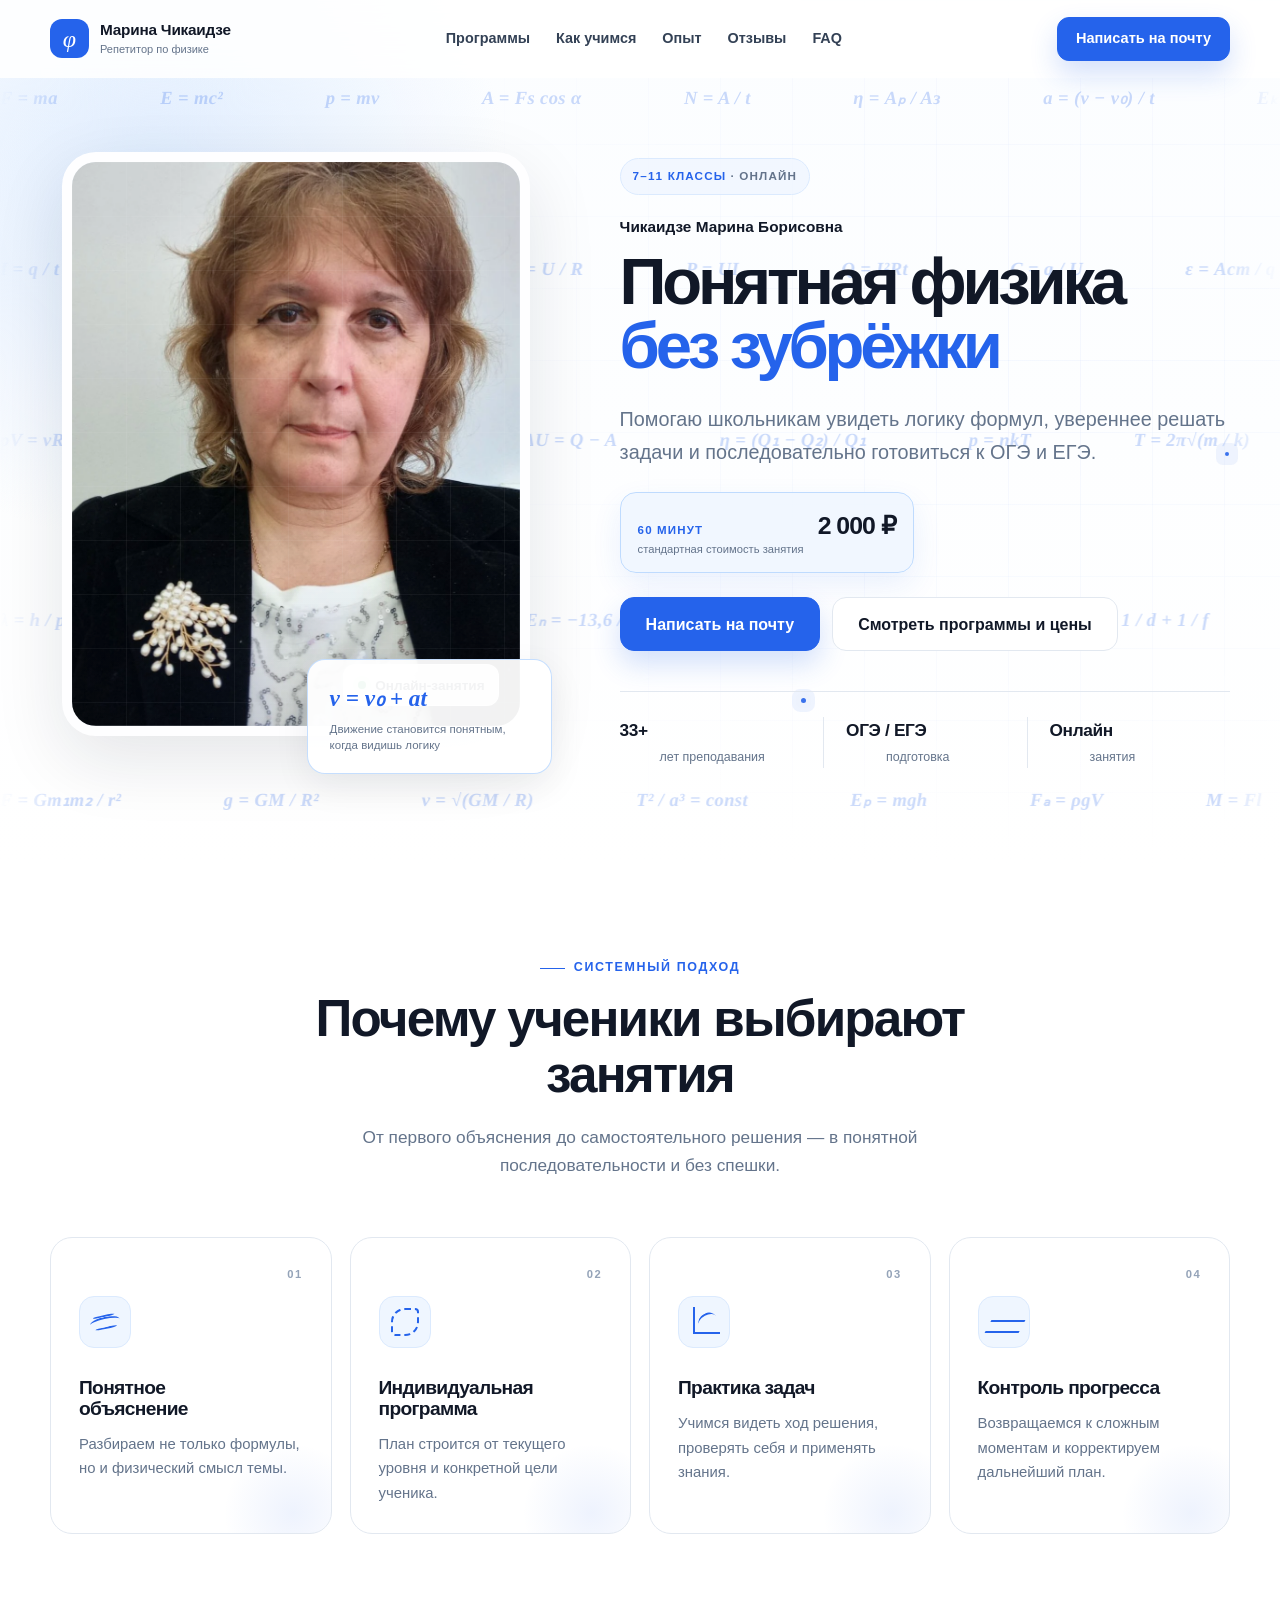
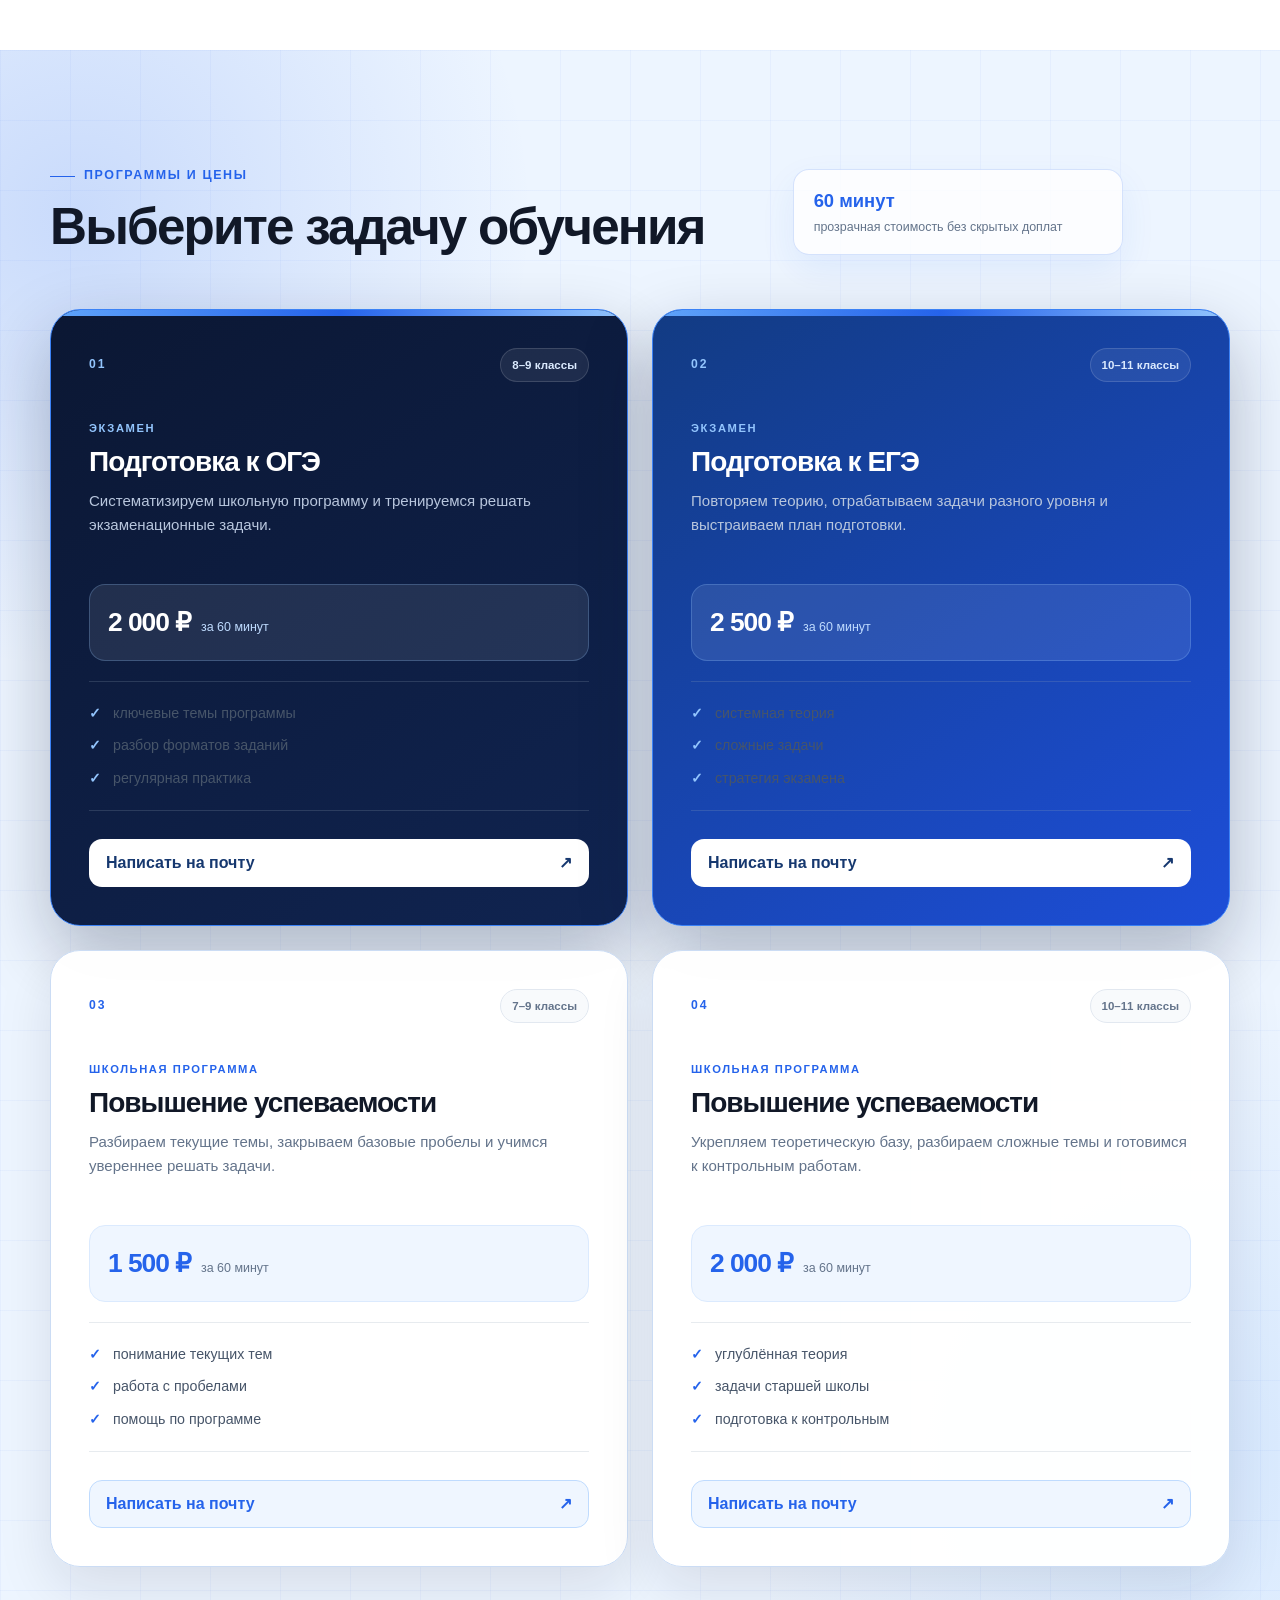
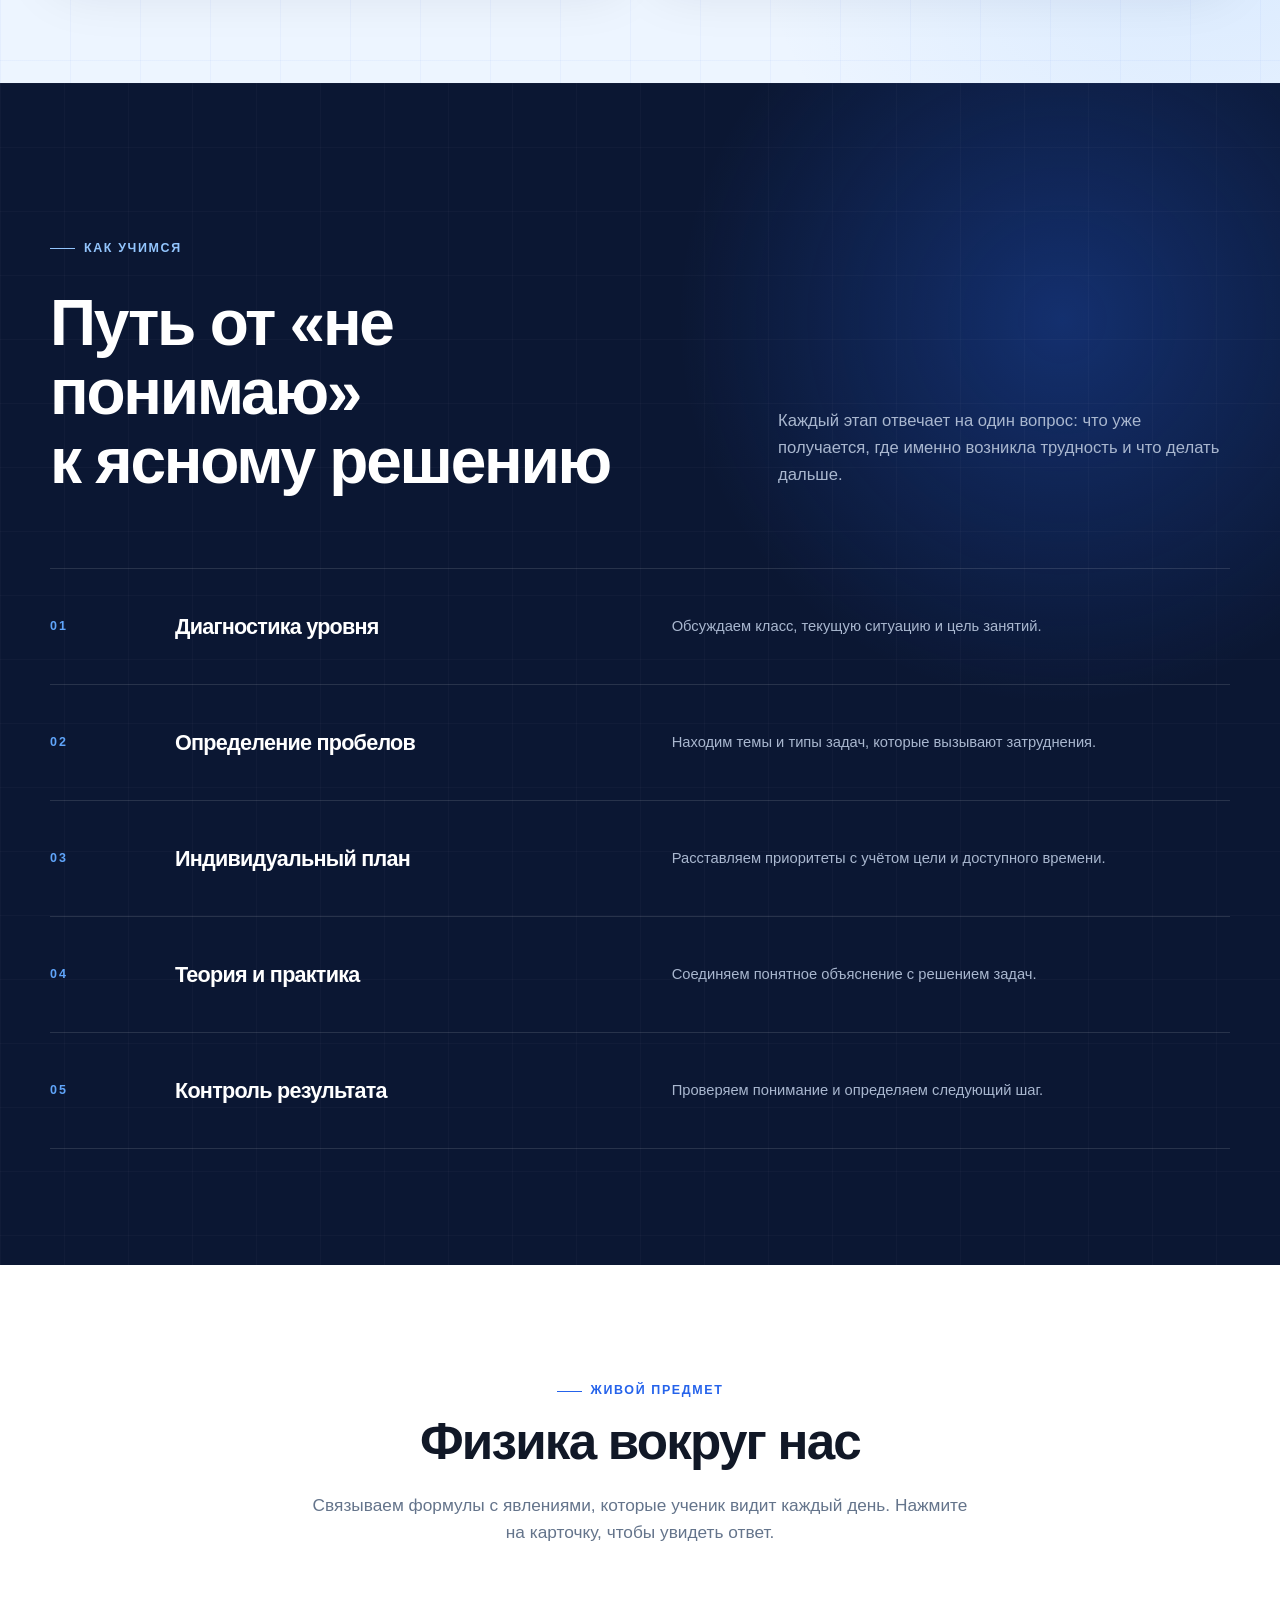
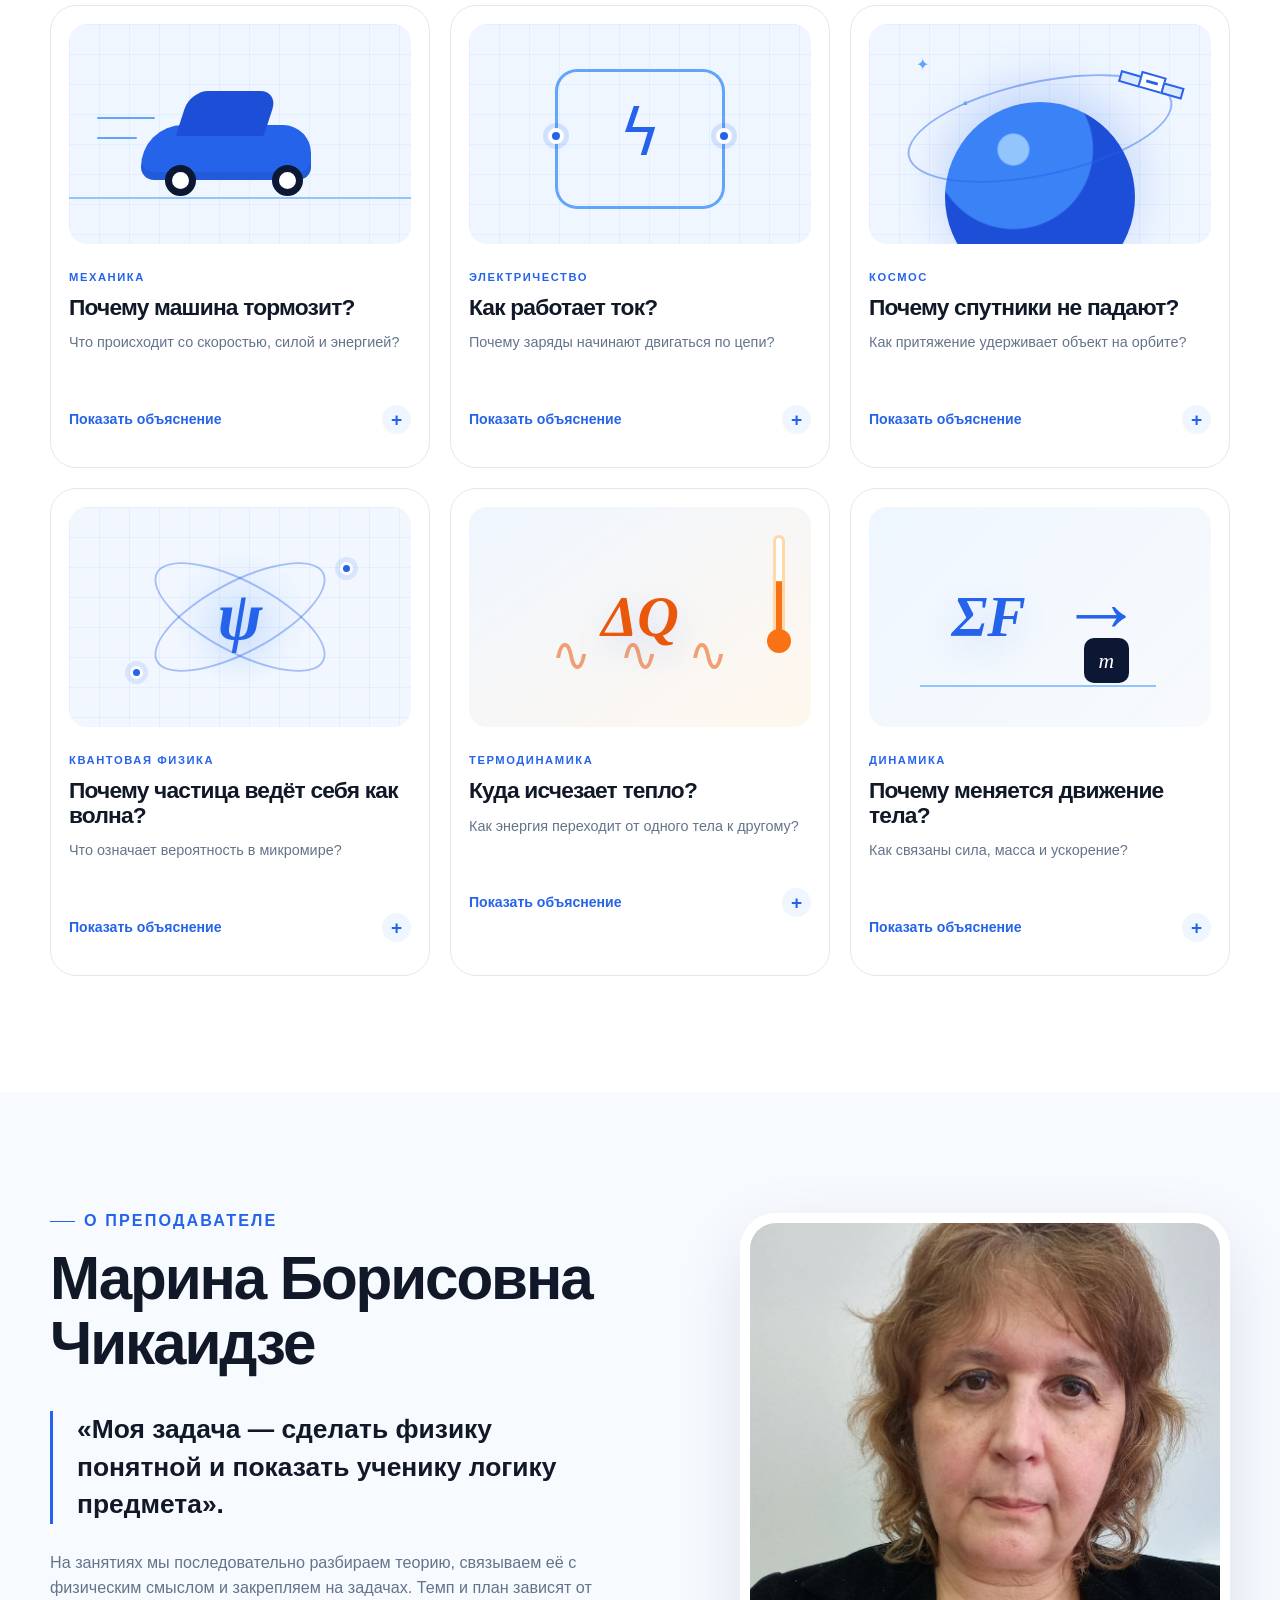
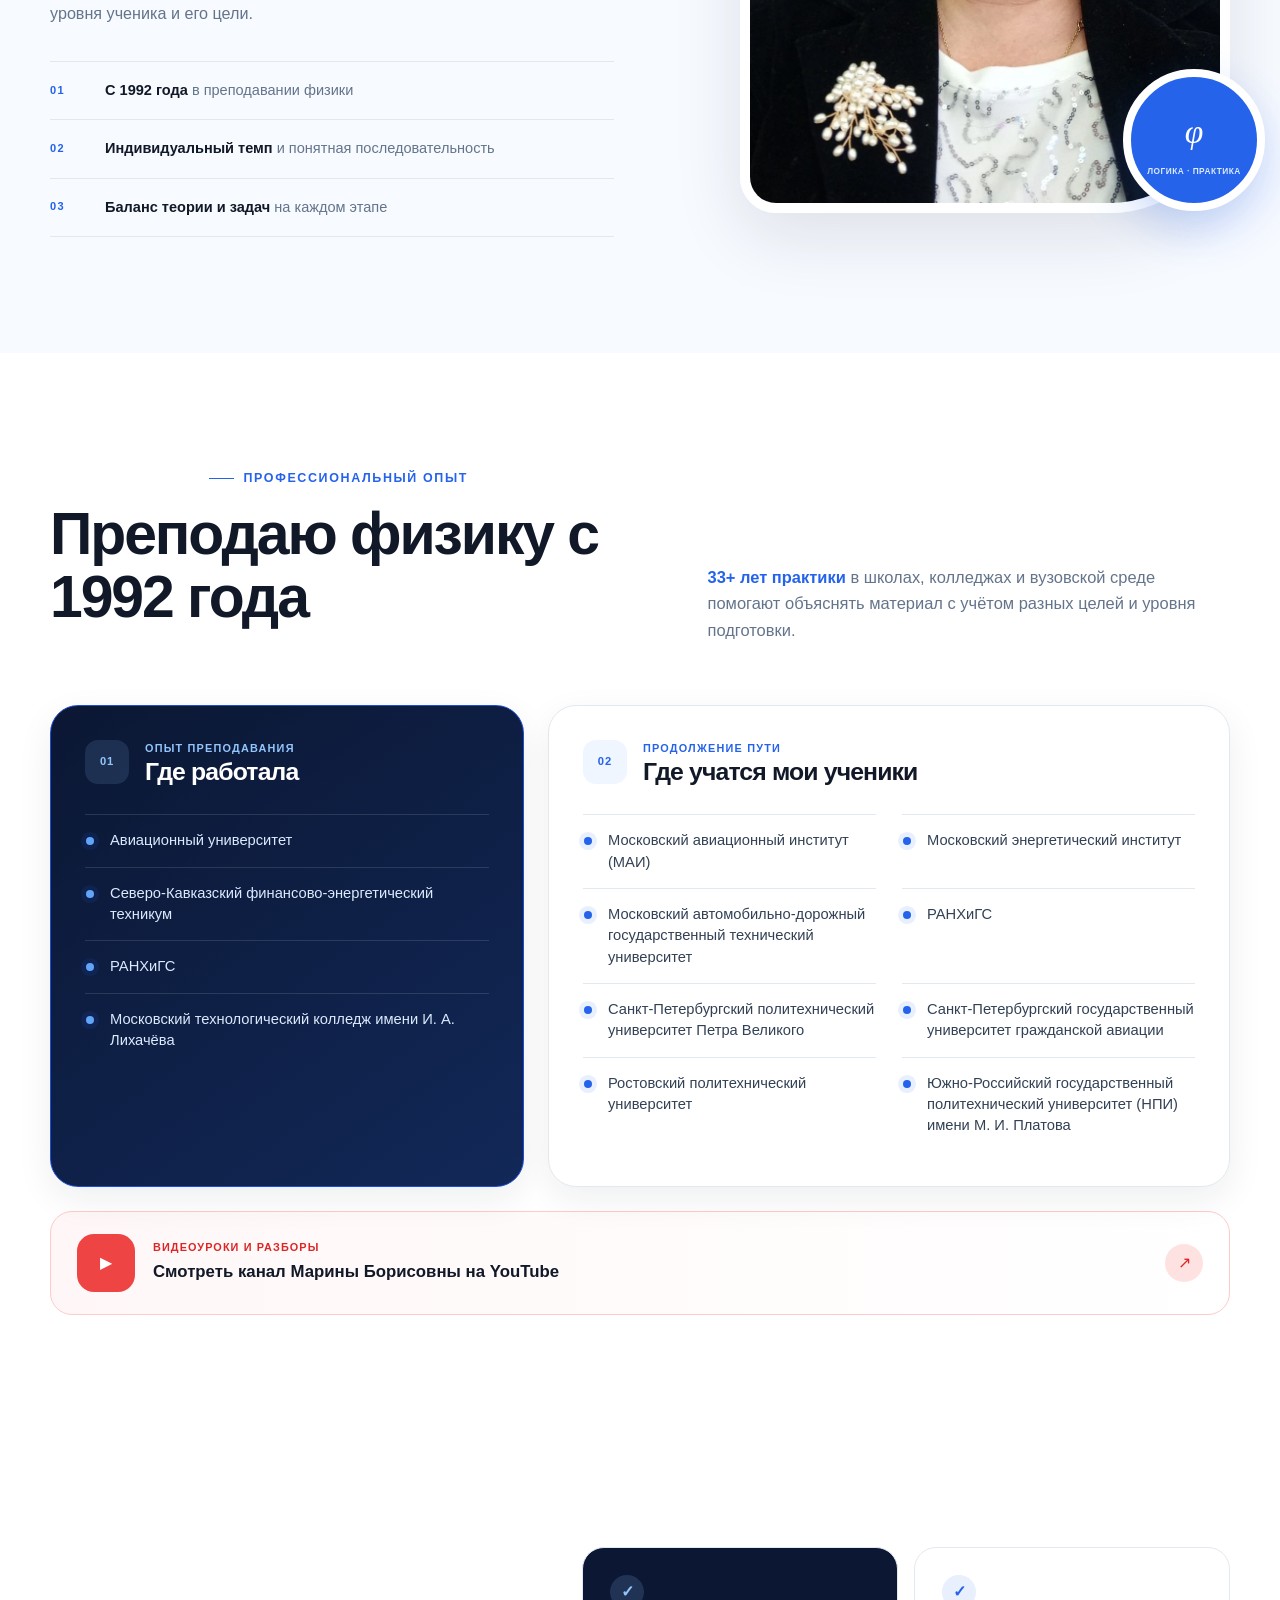
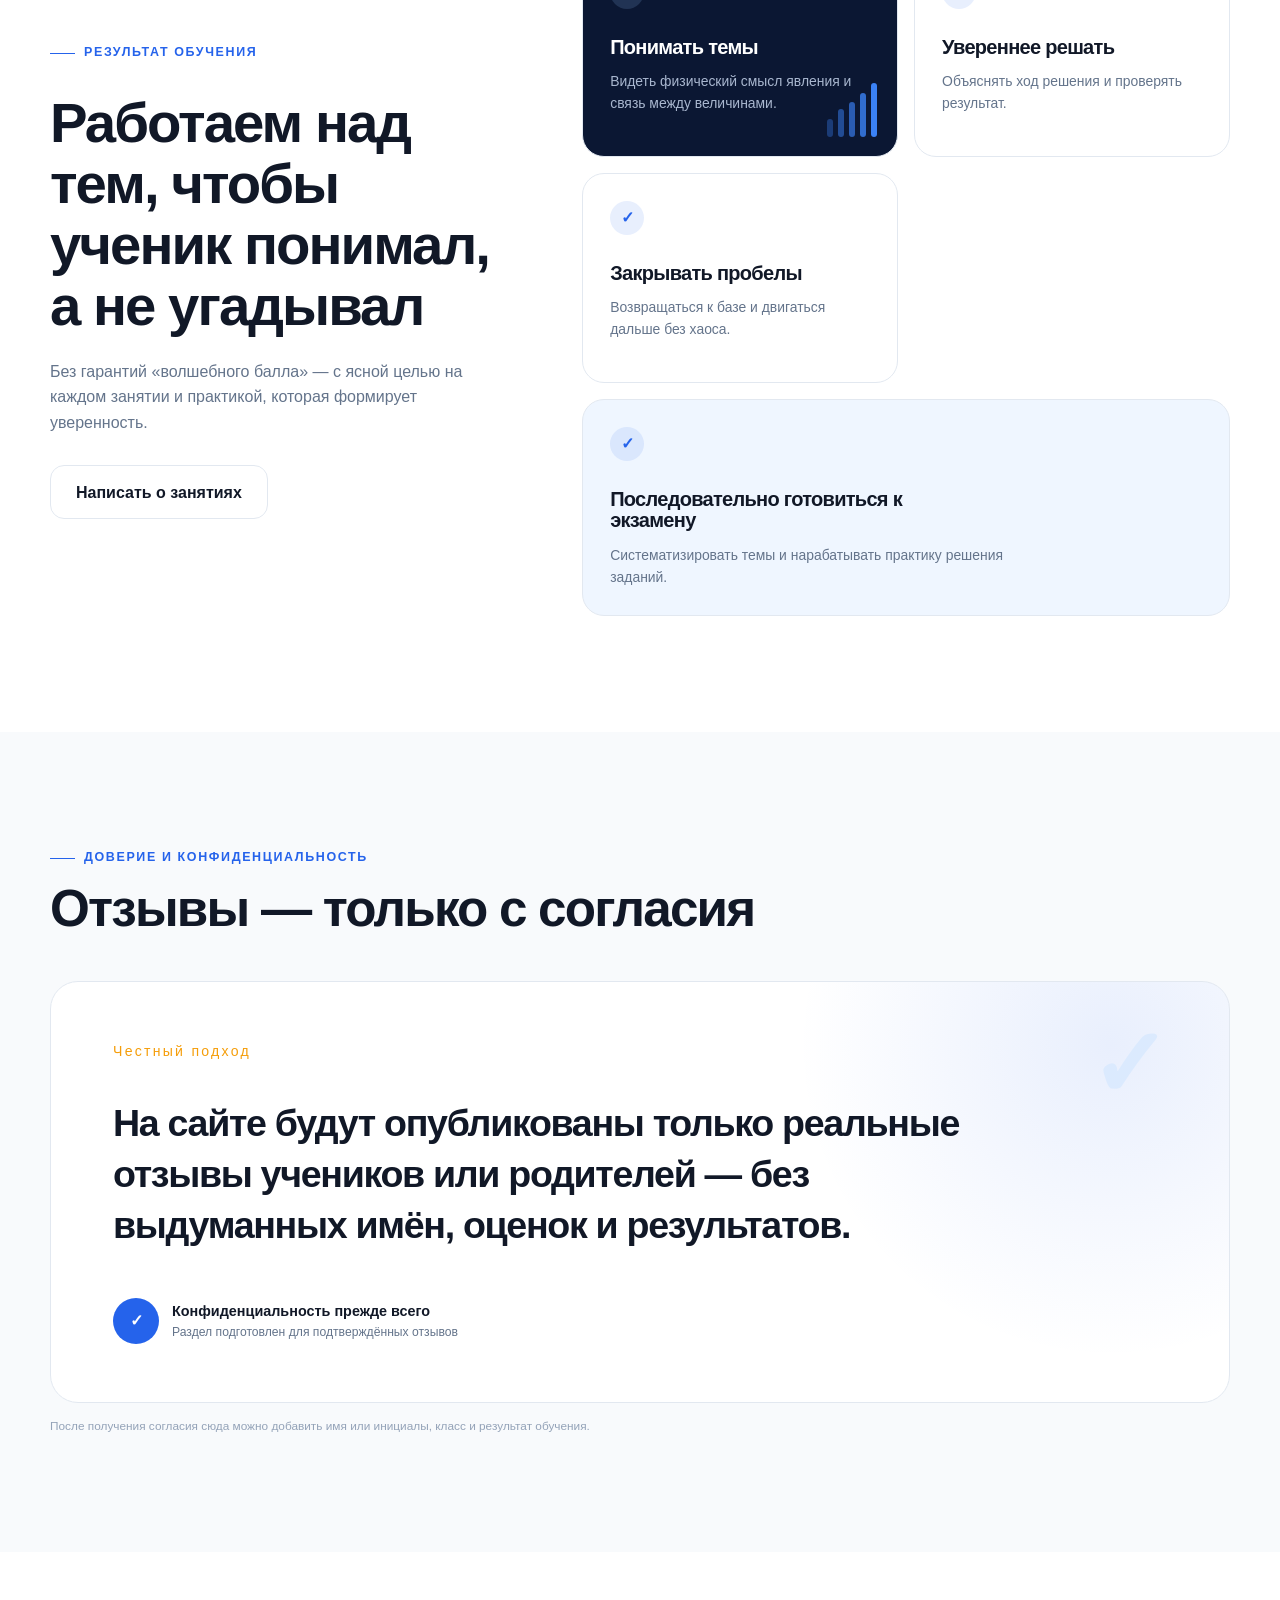
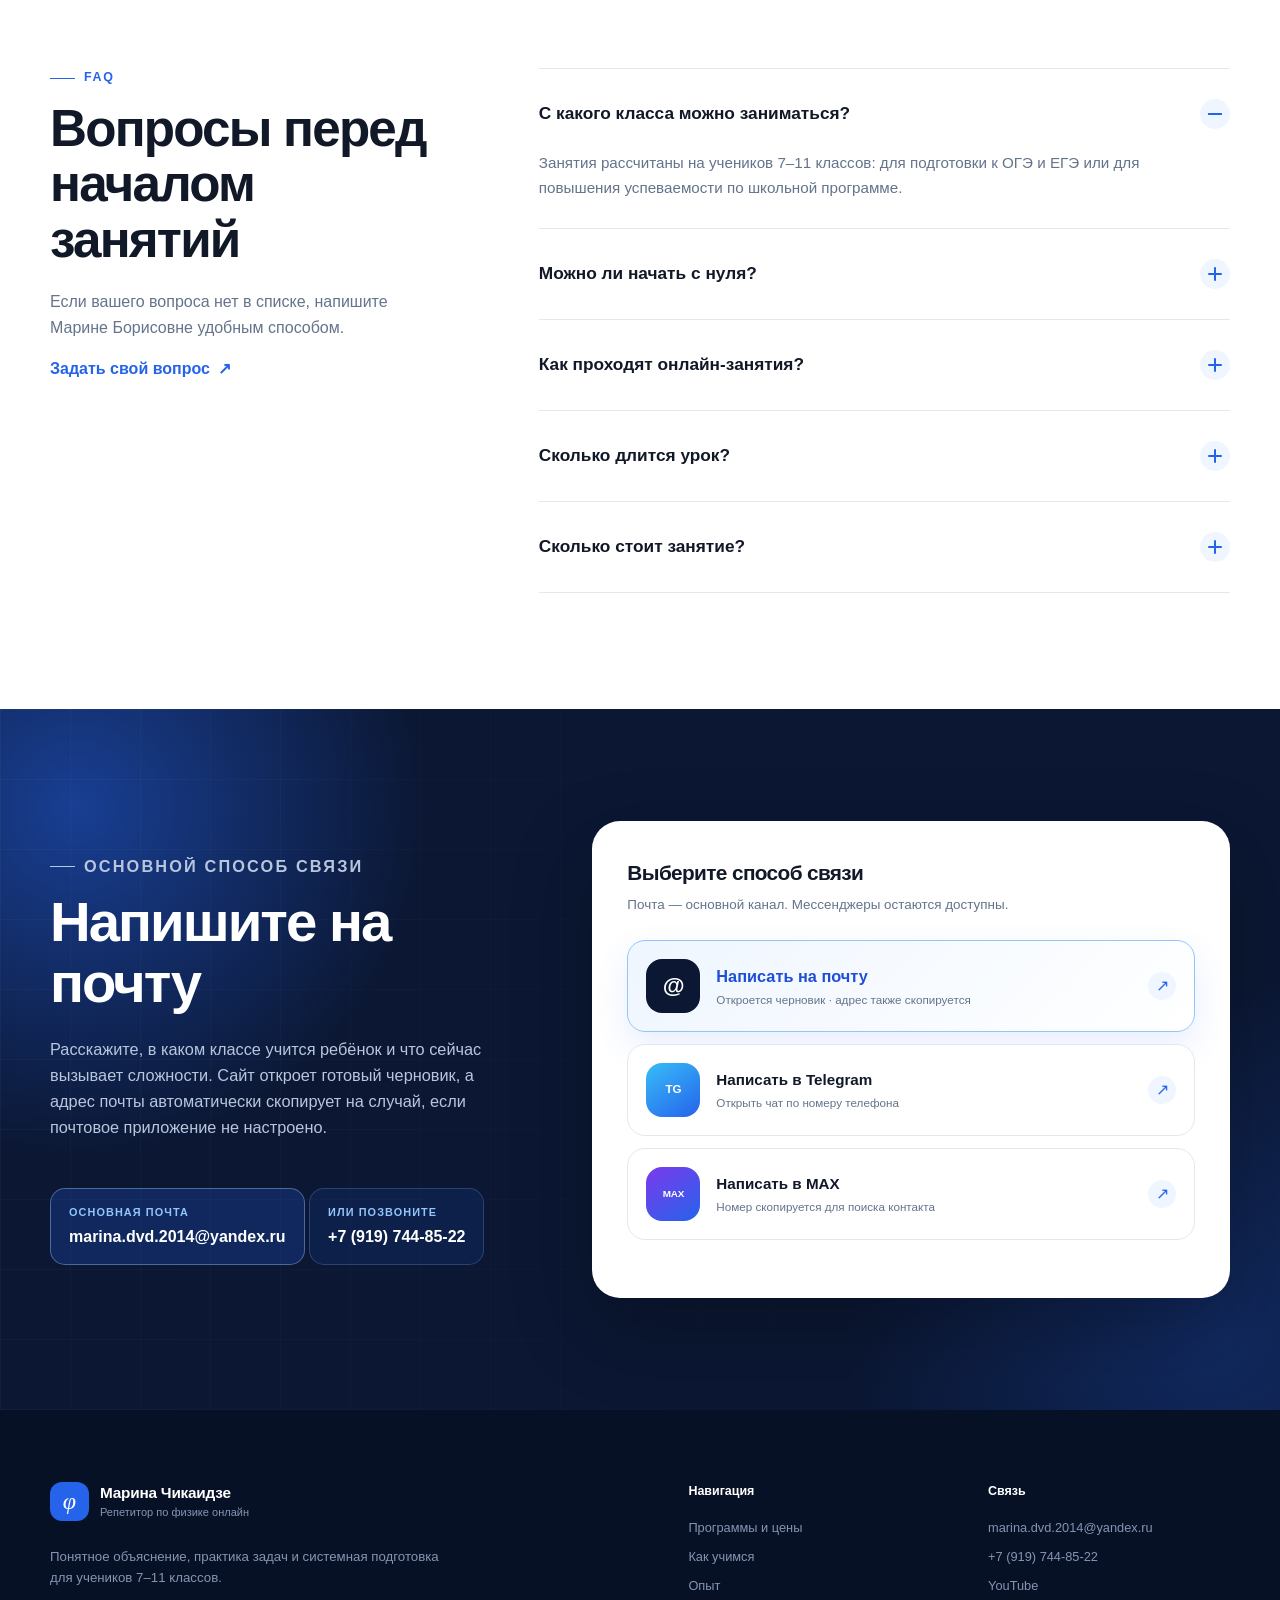
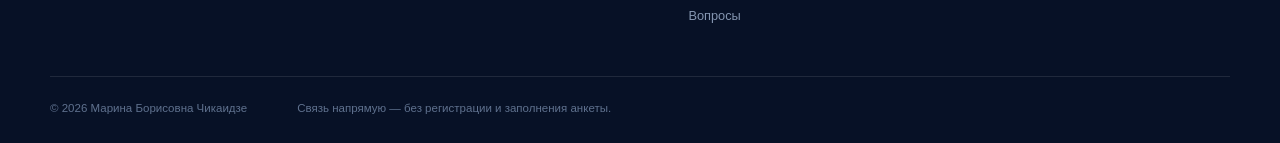
<file: index.html>
<!doctype html>
<html lang="ru">
<head>
  <meta charset="utf-8">
  <meta name="viewport" content="width=device-width, initial-scale=1">
  <title>Репетитор по физике онлайн — Марина Чикаидзе</title>
  <meta name="description" content="Онлайн-занятия по физике для учеников 7–11 классов: подготовка к ОГЭ и ЕГЭ, повышение успеваемости. Стоимость занятия от 1 500 ₽ за 60 минут.">
  <meta name="robots" content="index, follow, max-image-preview:large">
  <meta name="author" content="Марина Борисовна Чикаидзе">
  <meta name="theme-color" content="#ffffff">
  <meta name="color-scheme" content="light">
  <meta name="referrer" content="strict-origin-when-cross-origin">
  <meta property="og:type" content="website">
  <meta property="og:locale" content="ru_RU">
  <meta property="og:site_name" content="Марина Чикаидзе">
  <meta property="og:url" content="https://dabstebplay2-jpg.github.io/marina-physics/">
  <meta property="og:title" content="Понятная физика без зубрёжки">
  <meta property="og:description" content="Онлайн-занятия по физике для 7–11 классов: ОГЭ, ЕГЭ и повышение успеваемости. Цены указаны на сайте.">
  <meta property="og:image" content="https://dabstebplay2-jpg.github.io/marina-physics/assets/images/og-cover.jpg">
  <meta property="og:image:type" content="image/jpeg">
  <meta property="og:image:width" content="1200">
  <meta property="og:image:height" content="630">
  <meta property="og:image:alt" content="Понятная физика без зубрёжки — онлайн-занятия с Мариной Борисовной Чикаидзе">
  <meta name="twitter:card" content="summary_large_image">
  <meta name="twitter:title" content="Понятная физика без зубрёжки">
  <meta name="twitter:description" content="Онлайн-занятия по физике для учеников 7–11 классов.">
  <meta name="twitter:image" content="https://dabstebplay2-jpg.github.io/marina-physics/assets/images/og-cover.jpg">
  <meta name="twitter:image:alt" content="Понятная физика без зубрёжки — онлайн-занятия с Мариной Борисовной Чикаидзе">
  <link rel="icon" href="assets/icons/favicon.svg" type="image/svg+xml">
  <link rel="manifest" href="site.webmanifest">
  <link rel="canonical" href="https://dabstebplay2-jpg.github.io/marina-physics/">
  <link rel="preload" href="assets/images/marina-chikaidze.webp" as="image" type="image/webp" fetchpriority="high">
  <link rel="stylesheet" href="css/style.css?v=20260822-email">
  <link rel="stylesheet" href="css/animations.css?v=20260822-email">
  <script type="application/ld+json">
  {
    "@context": "https://schema.org",
    "@graph": [
      {
        "@type": "Person",
        "name": "Марина Борисовна Чикаидзе",
        "jobTitle": "Репетитор по физике",
        "image": "https://dabstebplay2-jpg.github.io/marina-physics/assets/images/marina-chikaidze.jpg",
        "telephone": "+7 919 744-85-22",
        "email": "marina.dvd.2014@yandex.ru",
        "knowsAbout": ["Школьная физика", "Подготовка к ОГЭ по физике", "Подготовка к ЕГЭ по физике"],
        "sameAs": ["https://www.youtube.com/@%D0%9C%D0%B0%D1%80%D0%B8%D0%BD%D0%B0%D0%91%D0%BE%D1%80%D0%B8%D1%81%D0%BE%D0%B2%D0%BD%D0%B0-%D1%888%D0%BD/videos"],
        "affiliation": [
          {"@type": "Organization", "name": "Авиационный университет"},
          {"@type": "Organization", "name": "Северо-Кавказский финансово-энергетический техникум"},
          {"@type": "Organization", "name": "РАНХиГС"},
          {"@type": "Organization", "name": "Московский технологический колледж имени И. А. Лихачёва"}
        ]
      },
      {
        "@type": "Service",
        "name": "Онлайн-занятия по физике для школьников",
        "description": "Занятия по физике для учеников 7–11 классов, подготовка к ОГЭ и ЕГЭ и повышение успеваемости.",
        "serviceType": "Репетиторство по физике онлайн",
        "provider": {"@type": "Person", "name": "Марина Борисовна Чикаидзе"},
        "audience": {"@type": "EducationalAudience", "audienceType": "Ученики 7–11 классов"},
        "offers": [
          {"@type": "Offer", "name": "Подготовка к ОГЭ, 60 минут", "price": "2000", "priceCurrency": "RUB"},
          {"@type": "Offer", "name": "Подготовка к ЕГЭ, 60 минут", "price": "2500", "priceCurrency": "RUB"},
          {"@type": "Offer", "name": "Повышение успеваемости, 7–9 классы, 60 минут", "price": "1500", "priceCurrency": "RUB"},
          {"@type": "Offer", "name": "Повышение успеваемости, 10–11 классы, 60 минут", "price": "2000", "priceCurrency": "RUB"}
        ]
      },
      {
        "@type": "WebSite",
        "name": "Марина Чикаидзе — репетитор по физике",
        "url": "https://dabstebplay2-jpg.github.io/marina-physics/",
        "inLanguage": "ru-RU"
      },
      {
        "@type": "FAQPage",
        "inLanguage": "ru-RU",
        "mainEntity": [
          {
            "@type": "Question",
            "name": "С какого класса можно заниматься?",
            "acceptedAnswer": {"@type": "Answer", "text": "Занятия рассчитаны на учеников 7–11 классов: для подготовки к ОГЭ и ЕГЭ или для повышения успеваемости по школьной программе."}
          },
          {
            "@type": "Question",
            "name": "Можно ли начать с нуля?",
            "acceptedAnswer": {"@type": "Answer", "text": "Да. Сначала определим, какие темы уже понятны, а где возникли сложности, и выстроим последовательный план."}
          },
          {
            "@type": "Question",
            "name": "Как проходят онлайн-занятия?",
            "acceptedAnswer": {"@type": "Answer", "text": "На занятии разбираем теорию, ход решения и практические задачи. Формат подключения и материалы согласуем заранее."}
          },
          {
            "@type": "Question",
            "name": "Сколько длится урок?",
            "acceptedAnswer": {"@type": "Answer", "text": "Одно занятие длится 60 минут. Частоту встреч подбираем с учётом класса, цели и текущего уровня ученика."}
          },
          {
            "@type": "Question",
            "name": "Сколько стоит занятие?",
            "acceptedAnswer": {"@type": "Answer", "text": "ОГЭ — 2 000 ₽, ЕГЭ — 2 500 ₽, повышение успеваемости в 7–9 классах — 1 500 ₽, в 10–11 классах — 2 000 ₽ за 60 минут."}
          }
        ]
      }
    ]
  }
  </script>
</head>
<body>
  <a class="skip-link" href="#main">Перейти к содержанию</a>
  <div class="scroll-progress" aria-hidden="true"><span></span></div>
  <header class="site-header" data-header>
    <div class="container header-inner">
      <a class="brand" href="#top" aria-label="Марина Чикаидзе — на главную">
        <span class="brand-mark" aria-hidden="true">φ</span>
        <span class="brand-copy"><strong>Марина Чикаидзе</strong><small>Репетитор по физике</small></span>
      </a>
      <button class="menu-toggle" type="button" aria-expanded="false" aria-controls="site-nav" data-menu-toggle>
        <span class="sr-only">Открыть меню</span><span></span><span></span><span></span>
      </button>
      <nav class="site-nav" id="site-nav" aria-label="Основная навигация" data-nav>
        <a href="#programs">Программы</a><a href="#method">Как учимся</a><a href="#experience">Опыт</a><a href="#reviews">Отзывы</a><a href="#faq">FAQ</a>
      </nav>
      <a class="button button-small header-cta" href="mailto:marina.dvd.2014@yandex.ru?subject=Вопрос%20о%20занятиях%20по%20физике">Написать на почту</a>
    </div>
  </header>

  <main id="main">
    <section class="hero" id="top" aria-labelledby="hero-title">
      <div class="hero-atmosphere" aria-hidden="true">
        <span class="formula formula-one">F = ma</span><span class="formula formula-two">E = mc²</span><span class="formula formula-three">U = IR</span>
        <span class="formula formula-four">pV = nRT</span><span class="formula formula-five">λ = h / p</span><span class="formula formula-six">Q = cmΔT</span>
        <span class="particle particle-one"></span><span class="particle particle-two"></span><span class="particle particle-three"></span>
      </div>
      <div class="container hero-grid">
        <div class="hero-visual reveal" data-reveal>
          <div class="portrait-shell">
            <picture>
              <source srcset="assets/images/marina-chikaidze.webp" type="image/webp">
              <img src="assets/images/marina-chikaidze.jpg" width="960" height="1280" alt="Марина Борисовна Чикаидзе, репетитор по физике" fetchpriority="high" decoding="async">
            </picture>
            <div class="portrait-grid" aria-hidden="true"></div>
            <div class="portrait-note"><span class="status-dot" aria-hidden="true"></span>Онлайн-занятия</div>
          </div>
          <div class="formula-card formula-card-main" aria-hidden="true"><span>v = v₀ + at</span><small>Движение становится понятным, когда видишь логику</small></div>
        </div>
        <div class="hero-content reveal" data-reveal data-reveal-delay="1">
          <p class="eyebrow"><span>7–11 классы</span> · онлайн</p>
          <p class="teacher-name">Чикаидзе Марина Борисовна</p>
          <h1 id="hero-title">Понятная физика<br><span>без зубрёжки</span></h1>
          <p class="hero-lead">Помогаю школьникам увидеть логику формул, увереннее решать задачи и последовательно готовиться к ОГЭ и ЕГЭ.</p>
          <div class="hero-price"><span>60 минут</span><strong>2 000 ₽</strong><small>стандартная стоимость занятия</small></div>
          <div class="hero-actions">
            <a class="button" href="mailto:marina.dvd.2014@yandex.ru?subject=Вопрос%20о%20занятиях%20по%20физике&amp;body=Здравствуйте%2C%20Марина%20Борисовна!%0A%0AХочу%20узнать%20о%20занятиях%20по%20физике.%0AКласс%20ученика%3A%20">Написать на почту</a>
            <a class="button button-secondary" href="#programs">Смотреть программы и цены</a>
          </div>
          <dl class="trust-row" aria-label="Ключевые факты">
            <div><dt>33+</dt><dd>лет преподавания</dd></div>
            <div><dt>ОГЭ / ЕГЭ</dt><dd>подготовка</dd></div>
            <div><dt>Онлайн</dt><dd>занятия</dd></div>
          </dl>
        </div>
      </div>
    </section>

    <section class="section trust-section" id="benefits" aria-labelledby="benefits-title">
      <div class="container">
        <div class="section-heading reveal" data-reveal>
          <p class="section-kicker">Системный подход</p>
          <h2 id="benefits-title">Почему ученики выбирают занятия</h2>
          <p>От первого объяснения до самостоятельного решения — в понятной последовательности и без спешки.</p>
        </div>
        <div class="benefit-grid">
          <article class="benefit-card reveal" data-reveal><span class="card-index">01</span><div class="line-icon line-icon-wave" aria-hidden="true"></div><h3>Понятное объяснение</h3><p>Разбираем не только формулы, но и физический смысл темы.</p></article>
          <article class="benefit-card reveal" data-reveal data-reveal-delay="1"><span class="card-index">02</span><div class="line-icon line-icon-route" aria-hidden="true"></div><h3>Индивидуальная программа</h3><p>План строится от текущего уровня и конкретной цели ученика.</p></article>
          <article class="benefit-card reveal" data-reveal data-reveal-delay="2"><span class="card-index">03</span><div class="line-icon line-icon-axis" aria-hidden="true"></div><h3>Практика задач</h3><p>Учимся видеть ход решения, проверять себя и применять знания.</p></article>
          <article class="benefit-card reveal" data-reveal data-reveal-delay="3"><span class="card-index">04</span><div class="line-icon line-icon-pulse" aria-hidden="true"></div><h3>Контроль прогресса</h3><p>Возвращаемся к сложным моментам и корректируем дальнейший план.</p></article>
        </div>
      </div>
    </section>

    <section class="section programs-section" id="programs" aria-labelledby="programs-title">
      <div class="section-formula-field" aria-hidden="true"><span>F = ma</span><span>p = mv</span><span>A = Fs</span><span>η = Aₚ / Aз</span><span>I = U / R</span><span>Q = cmΔT</span></div>
      <div class="container">
        <div class="section-heading section-heading-split reveal" data-reveal>
          <div><p class="section-kicker">Программы и цены</p><h2 id="programs-title">Выберите задачу обучения</h2></div>
          <div class="programs-spotlight"><strong>60 минут</strong><span>прозрачная стоимость без скрытых доплат</span></div>
        </div>
        <div class="program-grid">
          <article class="program-card program-card-featured program-card-exam reveal" data-reveal>
            <div class="program-topline"><span class="program-number">01</span><span class="program-grade">8–9 классы</span></div>
            <div><p class="program-tag">Экзамен</p><h3>Подготовка к ОГЭ</h3><p>Систематизируем школьную программу и тренируемся решать экзаменационные задачи.</p></div>
            <div class="program-price"><strong>2 000 ₽</strong><span>за 60 минут</span></div>
            <ul class="check-list"><li>ключевые темы программы</li><li>разбор форматов заданий</li><li>регулярная практика</li></ul>
            <a href="mailto:marina.dvd.2014@yandex.ru?subject=Подготовка%20к%20ОГЭ%20по%20физике" class="text-link" data-email-program="Подготовка к ОГЭ">Написать на почту <span aria-hidden="true">↗</span></a>
          </article>
          <article class="program-card program-card-featured program-card-exam program-card-ege reveal" data-reveal data-reveal-delay="1">
            <div class="program-topline"><span class="program-number">02</span><span class="program-grade">10–11 классы</span></div>
            <div><p class="program-tag">Экзамен</p><h3>Подготовка к ЕГЭ</h3><p>Повторяем теорию, отрабатываем задачи разного уровня и выстраиваем план подготовки.</p></div>
            <div class="program-price"><strong>2 500 ₽</strong><span>за 60 минут</span></div>
            <ul class="check-list"><li>системная теория</li><li>сложные задачи</li><li>стратегия экзамена</li></ul>
            <a href="mailto:marina.dvd.2014@yandex.ru?subject=Подготовка%20к%20ЕГЭ%20по%20физике" class="text-link" data-email-program="Подготовка к ЕГЭ">Написать на почту <span aria-hidden="true">↗</span></a>
          </article>
          <article class="program-card reveal" data-reveal data-reveal-delay="2">
            <div class="program-topline"><span class="program-number">03</span><span class="program-grade">7–9 классы</span></div>
            <div><p class="program-tag">Школьная программа</p><h3>Повышение успеваемости</h3><p>Разбираем текущие темы, закрываем базовые пробелы и учимся увереннее решать задачи.</p></div>
            <div class="program-price"><strong>1 500 ₽</strong><span>за 60 минут</span></div>
            <ul class="check-list"><li>понимание текущих тем</li><li>работа с пробелами</li><li>помощь по программе</li></ul>
            <a href="mailto:marina.dvd.2014@yandex.ru?subject=Занятия%20по%20физике%20для%207%E2%80%939%20класса" class="text-link" data-email-program="Повышение успеваемости, 7–9 классы">Написать на почту <span aria-hidden="true">↗</span></a>
          </article>
          <article class="program-card reveal" data-reveal data-reveal-delay="3">
            <div class="program-topline"><span class="program-number">04</span><span class="program-grade">10–11 классы</span></div>
            <div><p class="program-tag">Школьная программа</p><h3>Повышение успеваемости</h3><p>Укрепляем теоретическую базу, разбираем сложные темы и готовимся к контрольным работам.</p></div>
            <div class="program-price"><strong>2 000 ₽</strong><span>за 60 минут</span></div>
            <ul class="check-list"><li>углублённая теория</li><li>задачи старшей школы</li><li>подготовка к контрольным</li></ul>
            <a href="mailto:marina.dvd.2014@yandex.ru?subject=Занятия%20по%20физике%20для%2010%E2%80%9311%20класса" class="text-link" data-email-program="Повышение успеваемости, 10–11 классы">Написать на почту <span aria-hidden="true">↗</span></a>
          </article>
        </div>
      </div>
    </section>

    <section class="section method-section" id="method" aria-labelledby="method-title">
      <div class="container">
        <div class="method-intro reveal" data-reveal>
          <p class="section-kicker section-kicker-light">Как учимся</p><h2 id="method-title">Путь от «не понимаю»<br>к ясному решению</h2>
          <p>Каждый этап отвечает на один вопрос: что уже получается, где именно возникла трудность и что делать дальше.</p>
        </div>
        <ol class="timeline">
          <li class="timeline-item reveal" data-reveal><span class="timeline-number">01</span><div><h3>Диагностика уровня</h3><p>Обсуждаем класс, текущую ситуацию и цель занятий.</p></div></li>
          <li class="timeline-item reveal" data-reveal data-reveal-delay="1"><span class="timeline-number">02</span><div><h3>Определение пробелов</h3><p>Находим темы и типы задач, которые вызывают затруднения.</p></div></li>
          <li class="timeline-item reveal" data-reveal data-reveal-delay="2"><span class="timeline-number">03</span><div><h3>Индивидуальный план</h3><p>Расставляем приоритеты с учётом цели и доступного времени.</p></div></li>
          <li class="timeline-item reveal" data-reveal data-reveal-delay="3"><span class="timeline-number">04</span><div><h3>Теория и практика</h3><p>Соединяем понятное объяснение с решением задач.</p></div></li>
          <li class="timeline-item reveal" data-reveal data-reveal-delay="4"><span class="timeline-number">05</span><div><h3>Контроль результата</h3><p>Проверяем понимание и определяем следующий шаг.</p></div></li>
        </ol>
      </div>
    </section>

    <section class="section world-section" id="physics" aria-labelledby="physics-title">
      <div class="container">
        <div class="section-heading reveal" data-reveal><p class="section-kicker">Живой предмет</p><h2 id="physics-title">Физика вокруг нас</h2><p>Связываем формулы с явлениями, которые ученик видит каждый день. Нажмите на карточку, чтобы увидеть ответ.</p></div>
        <div class="world-grid">
          <article class="world-card reveal" data-reveal>
            <div class="world-visual car-visual" aria-hidden="true"><span class="road-line"></span><span class="car-body"></span><span class="car-wheel car-wheel-one"></span><span class="car-wheel car-wheel-two"></span><span class="motion-line motion-one"></span><span class="motion-line motion-two"></span></div>
            <p class="world-label">Механика</p><h3>Почему машина тормозит?</h3><p class="world-teaser">Что происходит со скоростью, силой и энергией?</p>
            <div class="world-answer" id="answer-car"><p>Тормозная сила создаёт ускорение, направленное против движения. Кинетическая энергия переходит в тепло из-за трения.</p></div>
            <button type="button" class="world-toggle" aria-expanded="false" aria-controls="answer-car">Показать объяснение <span aria-hidden="true">+</span></button>
          </article>
          <article class="world-card reveal" data-reveal data-reveal-delay="1">
            <div class="world-visual electricity-visual" aria-hidden="true"><span class="circuit-line circuit-top"></span><span class="circuit-line circuit-bottom"></span><span class="circuit-node node-one"></span><span class="circuit-node node-two"></span><span class="bolt">ϟ</span></div>
            <p class="world-label">Электричество</p><h3>Как работает ток?</h3><p class="world-teaser">Почему заряды начинают двигаться по цепи?</p>
            <div class="world-answer" id="answer-electricity"><p>Электрическое поле направляет движение заряженных частиц, а источник поддерживает разность потенциалов.</p></div>
            <button type="button" class="world-toggle" aria-expanded="false" aria-controls="answer-electricity">Показать объяснение <span aria-hidden="true">+</span></button>
          </article>
          <article class="world-card reveal" data-reveal data-reveal-delay="2">
            <div class="world-visual space-visual" aria-hidden="true"><span class="planet"></span><span class="orbit"></span><span class="satellite"></span><span class="star star-one">✦</span><span class="star star-two">·</span></div>
            <p class="world-label">Космос</p><h3>Почему спутники не падают?</h3><p class="world-teaser">Как притяжение удерживает объект на орбите?</p>
            <div class="world-answer" id="answer-space"><p>Спутник постоянно падает к Земле под действием гравитации, но его горизонтальная скорость всё время уводит его вперёд.</p></div>
            <button type="button" class="world-toggle" aria-expanded="false" aria-controls="answer-space">Показать объяснение <span aria-hidden="true">+</span></button>
          </article>
          <article class="world-card reveal" data-reveal>
            <div class="world-visual quantum-visual" aria-hidden="true"><span class="concept-symbol">ψ</span><span class="quantum-orbit quantum-orbit-one"></span><span class="quantum-orbit quantum-orbit-two"></span><span class="quantum-dot quantum-dot-one"></span><span class="quantum-dot quantum-dot-two"></span></div>
            <p class="world-label">Квантовая физика</p><h3>Почему частица ведёт себя как волна?</h3><p class="world-teaser">Что означает вероятность в микромире?</p>
            <div class="world-answer" id="answer-quantum"><p>В квантовой физике состояние частицы описывает волновая функция. Она позволяет определить вероятность обнаружить частицу в разных областях пространства.</p></div>
            <button type="button" class="world-toggle" aria-expanded="false" aria-controls="answer-quantum">Показать объяснение <span aria-hidden="true">+</span></button>
          </article>
          <article class="world-card reveal" data-reveal data-reveal-delay="1">
            <div class="world-visual thermo-visual" aria-hidden="true"><span class="concept-symbol">ΔQ</span><span class="heat-wave heat-wave-one">∿</span><span class="heat-wave heat-wave-two">∿</span><span class="heat-wave heat-wave-three">∿</span><span class="thermo-scale"></span></div>
            <p class="world-label">Термодинамика</p><h3>Куда исчезает тепло?</h3><p class="world-teaser">Как энергия переходит от одного тела к другому?</p>
            <div class="world-answer" id="answer-thermo"><p>Тепло самопроизвольно передаётся от более нагретого тела к более холодному, пока их температуры не приблизятся к равновесию.</p></div>
            <button type="button" class="world-toggle" aria-expanded="false" aria-controls="answer-thermo">Показать объяснение <span aria-hidden="true">+</span></button>
          </article>
          <article class="world-card reveal" data-reveal data-reveal-delay="2">
            <div class="world-visual dynamics-visual" aria-hidden="true"><span class="concept-symbol">ΣF</span><span class="force-arrow">→</span><span class="force-mass">m</span><span class="force-line"></span></div>
            <p class="world-label">Динамика</p><h3>Почему меняется движение тела?</h3><p class="world-teaser">Как связаны сила, масса и ускорение?</p>
            <div class="world-answer" id="answer-dynamics"><p>Результирующая сила сообщает телу ускорение. Чем больше сила, тем заметнее меняется скорость, а большая масса делает это изменение медленнее.</p></div>
            <button type="button" class="world-toggle" aria-expanded="false" aria-controls="answer-dynamics">Показать объяснение <span aria-hidden="true">+</span></button>
          </article>
        </div>
      </div>
    </section>

    <section class="section about-section" id="about" aria-labelledby="about-title">
      <div class="container about-grid">
        <div class="about-copy reveal" data-reveal>
          <p class="section-kicker">О преподавателе</p><h2 id="about-title">Марина Борисовна<br>Чикаидзе</h2>
          <blockquote>«Моя задача — сделать физику понятной и показать ученику логику предмета».</blockquote>
          <p>На занятиях мы последовательно разбираем теорию, связываем её с физическим смыслом и закрепляем на задачах. Темп и план зависят от уровня ученика и его цели.</p>
          <div class="about-points">
            <div><span>01</span><p><strong>С 1992 года</strong> в преподавании физики</p></div>
            <div><span>02</span><p><strong>Индивидуальный темп</strong> и понятная последовательность</p></div>
            <div><span>03</span><p><strong>Баланс теории и задач</strong> на каждом этапе</p></div>
          </div>
        </div>
        <div class="about-visual reveal" data-reveal data-reveal-delay="1">
          <div class="about-photo"><picture><source srcset="assets/images/marina-chikaidze.webp" type="image/webp"><img src="assets/images/marina-chikaidze.jpg" width="960" height="1280" alt="" loading="lazy" decoding="async"></picture></div>
          <div class="orbit-badge" aria-hidden="true"><span>φ</span><small>логика · практика</small></div>
        </div>
      </div>
    </section>

    <section class="section experience-section" id="experience" aria-labelledby="experience-title">
      <div class="experience-formulas" aria-hidden="true"><span>ΔE = A</span><span>ω = 2πν</span><span>ρ = m / V</span><span>N = A / t</span></div>
      <div class="container">
        <div class="experience-heading reveal" data-reveal>
          <div><p class="section-kicker">Профессиональный опыт</p><h2 id="experience-title">Преподаю физику с 1992 года</h2></div>
          <p><strong>33+ лет практики</strong> в школах, колледжах и вузовской среде помогают объяснять материал с учётом разных целей и уровня подготовки.</p>
        </div>
        <div class="experience-grid">
          <article class="experience-card experience-card-work reveal" data-reveal>
            <div class="experience-card-head"><span>01</span><div><p>Опыт преподавания</p><h3>Где работала</h3></div></div>
            <ul class="institution-list">
              <li>Авиационный университет</li>
              <li>Северо-Кавказский финансово-энергетический техникум</li>
              <li>РАНХиГС</li>
              <li>Московский технологический колледж имени И. А. Лихачёва</li>
            </ul>
          </article>
          <article class="experience-card experience-card-students reveal" data-reveal data-reveal-delay="1">
            <div class="experience-card-head"><span>02</span><div><p>Продолжение пути</p><h3>Где учатся мои ученики</h3></div></div>
            <ul class="institution-list institution-list-compact">
              <li>Московский авиационный институт (МАИ)</li>
              <li>Московский энергетический институт</li>
              <li>Московский автомобильно-дорожный государственный технический университет</li>
              <li>РАНХиГС</li>
              <li>Санкт-Петербургский политехнический университет Петра Великого</li>
              <li>Санкт-Петербургский государственный университет гражданской авиации</li>
              <li>Ростовский политехнический университет</li>
              <li>Южно-Российский государственный политехнический университет (НПИ) имени М. И. Платова</li>
            </ul>
          </article>
        </div>
        <a class="youtube-panel reveal" data-reveal href="https://www.youtube.com/@%D0%9C%D0%B0%D1%80%D0%B8%D0%BD%D0%B0%D0%91%D0%BE%D1%80%D0%B8%D1%81%D0%BE%D0%B2%D0%BD%D0%B0-%D1%888%D0%BD/videos" target="_blank" rel="noopener">
          <span class="youtube-mark" aria-hidden="true">▶</span>
          <span><small>Видеоуроки и разборы</small><strong>Смотреть канал Марины Борисовны на YouTube</strong></span>
          <span class="youtube-arrow" aria-hidden="true">↗</span>
        </a>
      </div>
    </section>

    <section class="section results-section" id="results" aria-labelledby="results-title">
      <div class="container results-grid">
        <div class="results-intro reveal" data-reveal><p class="section-kicker">Результат обучения</p><h2 id="results-title">Работаем над тем, чтобы ученик понимал, а не угадывал</h2><p>Без гарантий «волшебного балла» — с ясной целью на каждом занятии и практикой, которая формирует уверенность.</p><a class="button button-secondary" href="#apply" data-cta="Подбор формата">Написать о занятиях</a></div>
        <div class="result-cards">
          <article class="result-card result-card-large reveal" data-reveal><span class="result-check">✓</span><h3>Понимать темы</h3><p>Видеть физический смысл явления и связь между величинами.</p><div class="mini-graph" aria-hidden="true"><i></i><i></i><i></i><i></i><i></i></div></article>
          <article class="result-card reveal" data-reveal data-reveal-delay="1"><span class="result-check">✓</span><h3>Увереннее решать</h3><p>Объяснять ход решения и проверять результат.</p></article>
          <article class="result-card reveal" data-reveal data-reveal-delay="2"><span class="result-check">✓</span><h3>Закрывать пробелы</h3><p>Возвращаться к базе и двигаться дальше без хаоса.</p></article>
          <article class="result-card result-card-wide reveal" data-reveal data-reveal-delay="3"><span class="result-check">✓</span><h3>Последовательно готовиться к экзамену</h3><p>Систематизировать темы и нарабатывать практику решения заданий.</p></article>
        </div>
      </div>
    </section>

    <section class="section reviews-section" id="reviews" aria-labelledby="reviews-title">
      <div class="container">
        <div class="reviews-head reveal" data-reveal><div><p class="section-kicker">Доверие и конфиденциальность</p><h2 id="reviews-title">Отзывы — только с согласия</h2></div></div>
        <article class="review-card review-card-principle reveal" data-reveal>
          <div class="review-rating">Честный подход</div>
          <p class="review-statement">На сайте будут опубликованы только реальные отзывы учеников или родителей — без выдуманных имён, оценок и результатов.</p>
          <footer><div class="review-avatar" aria-hidden="true">✓</div><div><strong>Конфиденциальность прежде всего</strong><span>Раздел подготовлен для подтверждённых отзывов</span></div></footer>
        </article>
        <p class="review-note">После получения согласия сюда можно добавить имя или инициалы, класс и результат обучения.</p>
      </div>
    </section>

    <section class="section faq-section" id="faq" aria-labelledby="faq-title">
      <div class="container faq-grid">
        <div class="faq-intro reveal" data-reveal><p class="section-kicker">FAQ</p><h2 id="faq-title">Вопросы перед началом занятий</h2><p>Если вашего вопроса нет в списке, напишите Марине Борисовне удобным способом.</p><a class="text-link" href="#apply" data-cta="Вопрос из FAQ">Задать свой вопрос <span aria-hidden="true">↗</span></a></div>
        <div class="faq-list reveal" data-reveal data-reveal-delay="1">
          <details open><summary>С какого класса можно заниматься?<span aria-hidden="true"></span></summary><p>Занятия рассчитаны на учеников 7–11 классов: для подготовки к ОГЭ и ЕГЭ или для повышения успеваемости по школьной программе.</p></details>
          <details><summary>Можно ли начать с нуля?<span aria-hidden="true"></span></summary><p>Да. Сначала определим, какие темы уже понятны, а где возникли сложности, и выстроим последовательный план.</p></details>
          <details><summary>Как проходят онлайн-занятия?<span aria-hidden="true"></span></summary><p>На занятии разбираем теорию, ход решения и практические задачи. Формат подключения и материалы согласуем заранее.</p></details>
          <details><summary>Сколько длится урок?<span aria-hidden="true"></span></summary><p>Одно занятие длится 60 минут. Частоту встреч подбираем с учётом класса, цели и текущего уровня ученика.</p></details>
          <details><summary>Сколько стоит занятие?<span aria-hidden="true"></span></summary><p>ОГЭ — 2 000 ₽, ЕГЭ — 2 500 ₽, повышение успеваемости в 7–9 классах — 1 500 ₽, в 10–11 классах — 2 000 ₽ за 60 минут.</p></details>
        </div>
      </div>
    </section>

    <section class="cta-section" id="apply" aria-labelledby="apply-title">
      <div class="cta-atmosphere" aria-hidden="true"><span>λ = v / f</span><span>∫ F · ds</span><span>p = mv</span><span>Q = cmΔT</span><span>F = Gm₁m₂ / r²</span></div>
      <div class="container cta-grid">
        <div class="cta-copy reveal" data-reveal>
          <p class="section-kicker section-kicker-light">Основной способ связи</p>
          <h2 id="apply-title">Напишите на почту</h2>
          <p>Расскажите, в каком классе учится ребёнок и что сейчас вызывает сложности. Сайт откроет готовый черновик, а адрес почты автоматически скопирует на случай, если почтовое приложение не настроено.</p>
          <a class="direct-email" href="mailto:marina.dvd.2014@yandex.ru?subject=Вопрос%20о%20занятиях%20по%20физике&amp;body=Здравствуйте%2C%20Марина%20Борисовна!%0A%0AХочу%20узнать%20о%20занятиях%20по%20физике.%0AКласс%20ученика%3A%20%0AЧто%20вызывает%20сложности%3A%20"><span>Основная почта</span><strong>marina.dvd.2014@yandex.ru</strong></a>
          <a class="direct-phone" href="tel:+79197448522"><span>Или позвоните</span><strong>+7 (919) 744-85-22</strong></a>
        </div>

        <div class="contact-hub reveal" data-reveal data-reveal-delay="1" data-contact-hub>
          <div class="contact-hub-heading">
            <span>Выберите способ связи</span>
            <p>Почта — основной канал. Мессенджеры остаются доступны.</p>
            <small class="contact-context" data-contact-context hidden></small>
          </div>
          <div class="contact-options">
            <a class="contact-choice contact-choice-email contact-choice-primary" href="mailto:marina.dvd.2014@yandex.ru?subject=Вопрос%20о%20занятиях%20по%20физике&amp;body=Здравствуйте%2C%20Марина%20Борисовна!%0A%0AХочу%20узнать%20о%20занятиях%20по%20физике.%0AКласс%20ученика%3A%20%0AЧто%20вызывает%20сложности%3A%20" data-email-contact>
              <span class="contact-choice-icon" aria-hidden="true">@</span>
              <span class="contact-choice-copy"><strong>Написать на почту</strong><small>Откроется черновик · адрес также скопируется</small></span>
              <span class="contact-choice-arrow" aria-hidden="true">↗</span>
            </a>
            <a class="contact-choice contact-choice-telegram" href="https://t.me/+79197448522?text=%D0%97%D0%B4%D1%80%D0%B0%D0%B2%D1%81%D1%82%D0%B2%D1%83%D0%B9%D1%82%D0%B5%2C%20%D0%9C%D0%B0%D1%80%D0%B8%D0%BD%D0%B0%20%D0%91%D0%BE%D1%80%D0%B8%D1%81%D0%BE%D0%B2%D0%BD%D0%B0%21%20%D0%A5%D0%BE%D1%87%D1%83%20%D1%83%D0%B7%D0%BD%D0%B0%D1%82%D1%8C%20%D0%BE%20%D0%B7%D0%B0%D0%BD%D1%8F%D1%82%D0%B8%D1%8F%D1%85%20%D0%BF%D0%BE%20%D1%84%D0%B8%D0%B7%D0%B8%D0%BA%D0%B5.%20%D0%9A%D0%BB%D0%B0%D1%81%D1%81%20%D1%83%D1%87%D0%B5%D0%BD%D0%B8%D0%BA%D0%B0%3A%20" target="_blank" rel="noopener" data-telegram-contact>
              <span class="contact-choice-icon" aria-hidden="true">TG</span>
              <span class="contact-choice-copy"><strong>Написать в Telegram</strong><small>Открыть чат по номеру телефона</small></span>
              <span class="contact-choice-arrow" aria-hidden="true">↗</span>
            </a>
            <a class="contact-choice contact-choice-max" href="https://web.max.ru/" target="_blank" rel="noopener" data-max-contact data-phone="+7 919 744-85-22">
              <span class="contact-choice-icon" aria-hidden="true">MAX</span>
              <span class="contact-choice-copy"><strong>Написать в MAX</strong><small>Номер скопируется для поиска контакта</small></span>
              <span class="contact-choice-arrow" aria-hidden="true">↗</span>
            </a>
          </div>
          <p class="contact-status" role="status" aria-live="polite" data-contact-status></p>
        </div>
      </div>
    </section>
  </main>

  <footer class="site-footer">
    <div class="container footer-grid">
      <div><a class="brand brand-light" href="#top"><span class="brand-mark" aria-hidden="true">φ</span><span class="brand-copy"><strong>Марина Чикаидзе</strong><small>Репетитор по физике онлайн</small></span></a><p>Понятное объяснение, практика задач и системная подготовка для учеников 7–11 классов.</p></div>
      <div class="footer-nav"><strong>Навигация</strong><a href="#programs">Программы и цены</a><a href="#method">Как учимся</a><a href="#experience">Опыт</a><a href="#faq">Вопросы</a></div>
      <div class="footer-nav"><strong>Связь</strong><a href="mailto:marina.dvd.2014@yandex.ru">marina.dvd.2014@yandex.ru</a><a href="tel:+79197448522">+7 (919) 744-85-22</a><a href="https://www.youtube.com/@%D0%9C%D0%B0%D1%80%D0%B8%D0%BD%D0%B0%D0%91%D0%BE%D1%80%D0%B8%D1%81%D0%BE%D0%B2%D0%BD%D0%B0-%D1%888%D0%BD/videos" target="_blank" rel="noopener">YouTube</a></div>
    </div>
    <div class="container footer-bottom"><p>© <span data-year></span> Марина Борисовна Чикаидзе</p><p>Связь напрямую — без регистрации и заполнения анкеты.</p></div>
  </footer>
  <div class="site-formula-background" aria-hidden="true">
    <div class="formula-stream formula-stream-one"><div class="formula-track">
      <div class="formula-sequence"><span>F = ma</span><span>E = mc²</span><span>p = mv</span><span>A = Fs cos α</span><span>N = A / t</span><span>η = Aₚ / Aз</span><span>a = (v − v₀) / t</span><span>Eₖ = mv² / 2</span><span>P = F / S</span></div>
      <div class="formula-sequence"><span>F = ma</span><span>E = mc²</span><span>p = mv</span><span>A = Fs cos α</span><span>N = A / t</span><span>η = Aₚ / Aз</span><span>a = (v − v₀) / t</span><span>Eₖ = mv² / 2</span><span>P = F / S</span></div>
    </div></div>
    <div class="formula-stream formula-stream-two"><div class="formula-track">
      <div class="formula-sequence"><span>I = q / t</span><span>U = A / q</span><span>R = ρl / S</span><span>I = U / R</span><span>P = UI</span><span>Q = I²Rt</span><span>C = q / U</span><span>ε = Aст / q</span><span>Φ = BS cos α</span></div>
      <div class="formula-sequence"><span>I = q / t</span><span>U = A / q</span><span>R = ρl / S</span><span>I = U / R</span><span>P = UI</span><span>Q = I²Rt</span><span>C = q / U</span><span>ε = Aст / q</span><span>Φ = BS cos α</span></div>
    </div></div>
    <div class="formula-stream formula-stream-three"><div class="formula-track">
      <div class="formula-sequence"><span>pV = νRT</span><span>Q = cmΔT</span><span>Q = λm</span><span>ΔU = Q − A</span><span>η = (Q₁ − Q₂) / Q₁</span><span>p = nkT</span><span>T = 2π√(m / k)</span><span>ν = 1 / T</span><span>ω = 2πν</span></div>
      <div class="formula-sequence"><span>pV = νRT</span><span>Q = cmΔT</span><span>Q = λm</span><span>ΔU = Q − A</span><span>η = (Q₁ − Q₂) / Q₁</span><span>p = nkT</span><span>T = 2π√(m / k)</span><span>ν = 1 / T</span><span>ω = 2πν</span></div>
    </div></div>
    <div class="formula-stream formula-stream-four"><div class="formula-track">
      <div class="formula-sequence"><span>λ = h / p</span><span>E = hν</span><span>ΔxΔp ≥ h / 2</span><span>Eₙ = −13,6 / n²</span><span>c = λν</span><span>n = c / v</span><span>1 / F = 1 / d + 1 / f</span><span>D = 1 / F</span><span>sin α / sin β = n</span></div>
      <div class="formula-sequence"><span>λ = h / p</span><span>E = hν</span><span>ΔxΔp ≥ h / 2</span><span>Eₙ = −13,6 / n²</span><span>c = λν</span><span>n = c / v</span><span>1 / F = 1 / d + 1 / f</span><span>D = 1 / F</span><span>sin α / sin β = n</span></div>
    </div></div>
    <div class="formula-stream formula-stream-five"><div class="formula-track">
      <div class="formula-sequence"><span>F = Gm₁m₂ / r²</span><span>g = GM / R²</span><span>v = √(GM / R)</span><span>T² / a³ = const</span><span>Eₚ = mgh</span><span>Fₐ = ρgV</span><span>M = Fl</span><span>qE = ma</span><span>F = BIl sin α</span></div>
      <div class="formula-sequence"><span>F = Gm₁m₂ / r²</span><span>g = GM / R²</span><span>v = √(GM / R)</span><span>T² / a³ = const</span><span>Eₚ = mgh</span><span>Fₐ = ρgV</span><span>M = Fl</span><span>qE = ma</span><span>F = BIl sin α</span></div>
    </div></div>
  </div>
  <div class="email-toast" role="status" aria-live="polite" aria-atomic="true" aria-hidden="true" data-email-toast>
    <span class="email-toast-icon" aria-hidden="true">✓</span>
    <span data-email-toast-text>Почта скопирована</span>
  </div>
  <a class="back-to-top" href="#top" aria-label="Вернуться к началу страницы" aria-hidden="true" tabindex="-1" data-back-to-top>
    <span aria-hidden="true">↑</span>
  </a>
  <a class="mobile-cta" href="mailto:marina.dvd.2014@yandex.ru?subject=Вопрос%20о%20занятиях%20по%20физике">Написать на почту</a>
  <script src="js/main.js?v=20260822-email"></script>
</body>
</html>
</file>
<file: css/style.css>
:root {
  --bg: #ffffff;
  --ink: #111827;
  --muted: #64748b;
  --blue: #2563eb;
  --blue-dark: #1d4ed8;
  --blue-soft: #eff6ff;
  --blue-pale: #f7faff;
  --line: #e2e8f0;
  --navy: #0b1733;
  --navy-soft: #111f3f;
  --success: #16a34a;
  --danger: #dc2626;
  --radius-sm: 14px;
  --radius-md: 22px;
  --radius-lg: 32px;
  --shadow-sm: 0 12px 36px rgba(15, 23, 42, .07);
  --shadow-md: 0 24px 70px rgba(15, 23, 42, .11);
  --container: 1180px;
  --header: 78px;
}

* {
  box-sizing: border-box;
}

[hidden] {
  display: none !important;
}

html {
  scroll-behavior: smooth;
  scroll-padding-top: calc(var(--header) + 24px);
}

body {
  margin: 0;
  min-width: 320px;
  overflow-x: hidden;
  background: var(--bg);
  color: var(--ink);
  font-family: Inter, -apple-system, BlinkMacSystemFont, "Segoe UI", Arial, sans-serif;
  font-size: 16px;
  line-height: 1.6;
  text-rendering: optimizeLegibility;
  -webkit-font-smoothing: antialiased;
}

main > section > .container,
.site-footer > .container {
  position: relative;
  z-index: 4;
}

.site-formula-background {
  position: fixed;
  z-index: 2;
  inset: 0;
  overflow: hidden;
  pointer-events: none;
  -webkit-mask-image: linear-gradient(90deg, transparent, #000 5%, #000 95%, transparent);
  mask-image: linear-gradient(90deg, transparent, #000 5%, #000 95%, transparent);
}

.formula-stream {
  position: absolute;
  right: 0;
  left: 0;
  overflow: hidden;
}

.formula-stream-one { top: 10%; }
.formula-stream-two { top: 29%; }
.formula-stream-three { top: 48%; }
.formula-stream-four { top: 68%; }
.formula-stream-five { top: 88%; }

.formula-track {
  display: flex;
  width: max-content;
  align-items: center;
  transform: translate3d(0, 0, 0);
  will-change: transform;
}

.formula-sequence {
  display: flex;
  min-width: max-content;
  flex: 0 0 auto;
  align-items: center;
  gap: clamp(70px, 8vw, 140px);
  padding-right: clamp(70px, 8vw, 140px);
}

.site-formula-background .formula-sequence span {
  position: static;
  display: block;
  flex: 0 0 auto;
  color: rgba(37, 99, 235, .24);
  filter: none;
  font-family: Georgia, "Times New Roman", serif;
  font-size: clamp(1.05rem, 1.45vw, 1.5rem);
  font-style: italic;
  font-weight: 700;
  letter-spacing: .02em;
  line-height: 1;
  text-rendering: geometricPrecision;
  white-space: nowrap;
}

/* Старые одиночные формулы скрыты: весь фоновый поток теперь движется горизонтально. */
.hero-atmosphere .formula,
.section-formula-field,
.experience-formulas,
.cta-atmosphere > span {
  display: none;
}

body.menu-open {
  overflow: hidden;
}

img {
  display: block;
  max-width: 100%;
}

a {
  color: inherit;
}

button,
input,
select,
textarea {
  font: inherit;
}

button,
a {
  -webkit-tap-highlight-color: transparent;
}

button {
  color: inherit;
}

h1,
h2,
h3,
p,
blockquote,
dl,
dd {
  margin-top: 0;
}

h1,
h2,
h3 {
  letter-spacing: -.035em;
  line-height: 1.08;
}

h2 {
  margin-bottom: 22px;
  font-size: clamp(2rem, 4vw, 3.2rem);
}

h3 {
  margin-bottom: 12px;
  font-size: 1.25rem;
}

p {
  color: var(--muted);
}

::selection {
  background: #bfdbfe;
  color: #0f172a;
}

:focus-visible {
  outline: 3px solid rgba(37, 99, 235, .32);
  outline-offset: 4px;
}

.container {
  width: min(calc(100% - 40px), var(--container));
  margin-inline: auto;
}

.section {
  position: relative;
  padding: 116px 0;
}

.sr-only {
  position: absolute;
  width: 1px;
  height: 1px;
  padding: 0;
  margin: -1px;
  overflow: hidden;
  clip: rect(0, 0, 0, 0);
  white-space: nowrap;
  border: 0;
}

.skip-link {
  position: fixed;
  top: 12px;
  left: 12px;
  z-index: 999;
  transform: translateY(-160%);
  padding: 10px 16px;
  border-radius: 10px;
  background: var(--ink);
  color: #fff;
  text-decoration: none;
  transition: transform .2s ease;
}

.skip-link:focus {
  transform: none;
}

.scroll-progress {
  position: fixed;
  inset: 0 0 auto;
  z-index: 150;
  height: 3px;
  pointer-events: none;
}

.scroll-progress span {
  display: block;
  width: 0;
  height: 100%;
  background: var(--blue);
}

.button {
  display: inline-flex;
  min-height: 54px;
  align-items: center;
  justify-content: center;
  gap: 10px;
  padding: 0 25px;
  border: 1px solid var(--blue);
  border-radius: 14px;
  background: var(--blue);
  box-shadow: 0 13px 28px rgba(37, 99, 235, .2);
  color: #fff;
  font-weight: 750;
  line-height: 1.2;
  text-align: center;
  text-decoration: none;
  cursor: pointer;
  transition: transform .25s ease, box-shadow .25s ease, background .25s ease;
}

.button:hover {
  transform: translateY(-2px);
  background: var(--blue-dark);
  box-shadow: 0 18px 34px rgba(37, 99, 235, .28);
}

.button-small {
  min-height: 44px;
  padding-inline: 18px;
  border-radius: 12px;
  font-size: .91rem;
}

.button-secondary {
  border-color: var(--line);
  background: #fff;
  box-shadow: none;
  color: var(--ink);
}

.button-secondary:hover {
  border-color: #bfdbfe;
  background: var(--blue-soft);
  box-shadow: none;
  color: var(--blue);
}

.text-link {
  display: inline-flex;
  align-items: center;
  gap: 8px;
  color: var(--blue);
  font-weight: 750;
  text-decoration: none;
}

.text-link span {
  transition: transform .2s ease;
}

.text-link:hover span {
  transform: translate(3px, -3px);
}

.section-heading {
  max-width: 760px;
  margin: 0 auto 58px;
  text-align: center;
}

.section-heading > p:last-child {
  max-width: 660px;
  margin: 0 auto;
  font-size: 1.08rem;
}

.section-heading-split {
  display: grid;
  max-width: none;
  grid-template-columns: 1fr .66fr;
  align-items: end;
  gap: 80px;
  margin-bottom: 54px;
  text-align: left;
}

.section-heading-split h2 {
  margin-bottom: 0;
}

.section-heading-split > p {
  margin: 0 0 5px;
}

.section-kicker {
  display: flex;
  align-items: center;
  justify-content: center;
  gap: 9px;
  margin-bottom: 13px;
  color: var(--blue);
  font-size: .78rem;
  font-weight: 800;
  letter-spacing: .13em;
  text-transform: uppercase;
}

.section-kicker::before {
  width: 25px;
  height: 1px;
  background: currentColor;
  content: "";
}

.section-heading-split .section-kicker,
.method-intro .section-kicker,
.about-copy .section-kicker,
.results-intro .section-kicker,
.reviews-head .section-kicker,
.faq-intro .section-kicker,
.cta-copy .section-kicker {
  justify-content: flex-start;
}

.section-kicker-light {
  color: #93c5fd;
}

/* Header */
.site-header {
  position: fixed;
  inset: 0 0 auto;
  z-index: 100;
  height: var(--header);
  border-bottom: 1px solid transparent;
  background: rgba(255, 255, 255, .86);
  backdrop-filter: blur(18px);
  transition: height .25s ease, border-color .25s ease, box-shadow .25s ease;
}

.site-header.is-scrolled {
  height: 68px;
  border-color: rgba(226, 232, 240, .9);
  box-shadow: 0 10px 36px rgba(15, 23, 42, .06);
}

.header-inner {
  display: flex;
  height: 100%;
  align-items: center;
  justify-content: space-between;
  gap: 28px;
}

.brand {
  display: inline-flex;
  flex: 0 0 auto;
  align-items: center;
  gap: 11px;
  color: var(--ink);
  text-decoration: none;
}

.brand-mark {
  display: grid;
  width: 39px;
  height: 39px;
  flex: 0 0 auto;
  place-items: center;
  border-radius: 12px;
  background: var(--blue);
  color: #fff;
  font-family: Georgia, serif;
  font-size: 1.5rem;
  font-style: italic;
  line-height: 1;
}

.brand-copy {
  display: grid;
  line-height: 1.15;
}

.brand-copy strong {
  font-size: .96rem;
  letter-spacing: -.015em;
}

.brand-copy small {
  margin-top: 4px;
  color: var(--muted);
  font-size: .69rem;
}

.site-nav {
  display: flex;
  align-items: center;
  gap: 26px;
}

.site-nav a {
  position: relative;
  color: #334155;
  font-size: .9rem;
  font-weight: 650;
  text-decoration: none;
}

.site-nav a::after {
  position: absolute;
  right: 0;
  bottom: -9px;
  left: 0;
  height: 2px;
  transform: scaleX(0);
  border-radius: 2px;
  background: var(--blue);
  content: "";
  transition: transform .22s ease;
}

.site-nav a:hover,
.site-nav a.is-active {
  color: var(--blue);
}

.site-nav a:hover::after,
.site-nav a.is-active::after {
  transform: scaleX(1);
}

.menu-toggle {
  display: none;
  width: 44px;
  height: 44px;
  padding: 10px;
  border: 0;
  border-radius: 11px;
  background: var(--blue-soft);
  cursor: pointer;
}

.menu-toggle > span:not(.sr-only) {
  display: block;
  width: 22px;
  height: 2px;
  margin: 4px 0;
  border-radius: 2px;
  background: var(--ink);
  transition: transform .25s ease, opacity .25s ease;
}

.menu-toggle[aria-expanded="true"] > span:nth-of-type(2) {
  transform: translateY(6px) rotate(45deg);
}

.menu-toggle[aria-expanded="true"] > span:nth-of-type(3) {
  opacity: 0;
}

.menu-toggle[aria-expanded="true"] > span:nth-of-type(4) {
  transform: translateY(-6px) rotate(-45deg);
}

/* Hero */
.hero {
  position: relative;
  min-height: 850px;
  overflow: hidden;
  padding: calc(var(--header) + 74px) 0 94px;
  background:
    radial-gradient(circle at 12% 22%, rgba(219, 234, 254, .9), transparent 27%),
    linear-gradient(180deg, #fbfdff 0%, #fff 100%);
}

.hero::after {
  position: absolute;
  inset: auto 0 0;
  height: 130px;
  background: linear-gradient(180deg, transparent, #fff);
  content: "";
  pointer-events: none;
}

.hero-atmosphere {
  position: absolute;
  inset: 0;
  opacity: .9;
  pointer-events: none;
}

.hero-atmosphere::before {
  position: absolute;
  inset: 0;
  background-image:
    linear-gradient(rgba(37, 99, 235, .045) 1px, transparent 1px),
    linear-gradient(90deg, rgba(37, 99, 235, .045) 1px, transparent 1px);
  background-size: 72px 72px;
  mask-image: radial-gradient(circle at 78% 40%, #000 0%, transparent 60%);
  content: "";
}

.formula {
  position: absolute;
  color: rgba(37, 99, 235, .15);
  font-family: Georgia, serif;
  font-size: 1.35rem;
  font-style: italic;
}

.formula-one { top: 22%; right: 7%; }
.formula-two { right: 45%; bottom: 11%; }
.formula-three { top: 45%; left: 3%; }
.formula-four { top: 72%; left: 12%; font-size: 1.05rem; }
.formula-five { top: 13%; left: 38%; font-size: 1.1rem; }
.formula-six { right: 16%; bottom: 30%; font-size: 1.05rem; }

.particle {
  position: absolute;
  width: 7px;
  height: 7px;
  border-radius: 50%;
  background: var(--blue);
  box-shadow: 0 0 0 9px rgba(37, 99, 235, .07), 0 0 24px rgba(37, 99, 235, .35);
}

.particle-one { top: 24%; left: 7%; }
.particle-two { top: 52%; right: 4%; width: 4px; height: 4px; }
.particle-three { right: 37%; bottom: 19%; width: 5px; height: 5px; }

.hero-grid {
  position: relative;
  z-index: 2;
  display: grid;
  grid-template-columns: minmax(0, .88fr) minmax(0, 1.12fr);
  align-items: center;
  gap: 90px;
}

.hero-visual {
  position: relative;
  min-width: 0;
  padding: 0 0 38px 12px;
}

.portrait-shell {
  position: relative;
  width: min(100%, 475px);
  aspect-ratio: 4 / 5;
  overflow: hidden;
  border: 10px solid rgba(255, 255, 255, .92);
  border-radius: 34px;
  background: var(--blue-soft);
  box-shadow: var(--shadow-md);
}

.portrait-shell::after {
  position: absolute;
  inset: 0;
  background: linear-gradient(180deg, transparent 58%, rgba(11, 23, 51, .15));
  content: "";
  pointer-events: none;
}

.portrait-shell img {
  width: 100%;
  height: 100%;
  object-fit: cover;
  object-position: center 24%;
}

.portrait-shell picture,
.about-photo picture {
  display: block;
  width: 100%;
  height: 100%;
}

.portrait-grid {
  position: absolute;
  inset: 0;
  background-image:
    linear-gradient(rgba(255, 255, 255, .13) 1px, transparent 1px),
    linear-gradient(90deg, rgba(255, 255, 255, .13) 1px, transparent 1px);
  background-size: 54px 54px;
  opacity: .4;
}

.portrait-note {
  position: absolute;
  z-index: 2;
  right: 20px;
  bottom: 20px;
  display: flex;
  min-height: 42px;
  align-items: center;
  gap: 9px;
  padding: 0 14px;
  border: 1px solid rgba(255, 255, 255, .5);
  border-radius: 12px;
  background: rgba(255, 255, 255, .88);
  box-shadow: 0 10px 30px rgba(15, 23, 42, .11);
  color: var(--ink);
  font-size: .85rem;
  font-weight: 750;
  backdrop-filter: blur(14px);
}

.status-dot {
  width: 8px;
  height: 8px;
  border-radius: 50%;
  background: var(--success);
  box-shadow: 0 0 0 5px rgba(22, 163, 74, .12);
}

.formula-card {
  position: absolute;
  z-index: 3;
  right: -22px;
  bottom: 0;
  display: grid;
  width: 245px;
  gap: 4px;
  padding: 20px 22px;
  border: 1px solid rgba(191, 219, 254, .9);
  border-radius: 18px;
  background: rgba(255, 255, 255, .95);
  box-shadow: var(--shadow-sm);
}

.formula-card span {
  color: var(--blue);
  font-family: Georgia, serif;
  font-size: 1.45rem;
  font-style: italic;
  font-weight: 700;
}

.formula-card small {
  color: var(--muted);
  font-size: .72rem;
  line-height: 1.4;
}

.eyebrow {
  display: inline-flex;
  margin-bottom: 20px;
  align-items: center;
  gap: 4px;
  padding: 8px 12px;
  border: 1px solid #dbeafe;
  border-radius: 999px;
  background: rgba(239, 246, 255, .8);
  color: var(--muted);
  font-size: .73rem;
  font-weight: 800;
  letter-spacing: .1em;
  text-transform: uppercase;
}

.eyebrow span {
  color: var(--blue);
}

.teacher-name {
  margin-bottom: 10px;
  color: var(--ink);
  font-size: .96rem;
  font-weight: 750;
}

.hero h1 {
  max-width: 690px;
  margin-bottom: 24px;
  font-size: clamp(3.2rem, 5.1vw, 5rem);
  letter-spacing: -.065em;
  line-height: .99;
}

.hero h1 span {
  color: var(--blue);
}

.hero-lead {
  max-width: 650px;
  margin-bottom: 32px;
  font-size: clamp(1.07rem, 1.7vw, 1.24rem);
  line-height: 1.64;
}

.hero-price {
  display: grid;
  width: fit-content;
  grid-template-columns: auto auto;
  align-items: baseline;
  gap: 2px 14px;
  margin: -8px 0 24px;
  padding: 13px 17px;
  border: 1px solid #bfdbfe;
  border-radius: 16px;
  background: rgba(239, 246, 255, .88);
  box-shadow: 0 12px 30px rgba(37, 99, 235, .09);
}

.hero-price span {
  color: var(--blue);
  font-size: .72rem;
  font-weight: 850;
  letter-spacing: .1em;
  text-transform: uppercase;
}

.hero-price strong {
  grid-row: 1 / span 2;
  grid-column: 2;
  color: var(--ink);
  font-size: 1.55rem;
  letter-spacing: -.04em;
}

.hero-price small {
  color: var(--muted);
  font-size: .7rem;
}

.hero-actions {
  display: flex;
  flex-wrap: wrap;
  gap: 12px;
  margin-bottom: 40px;
}

.trust-row {
  display: grid;
  max-width: 650px;
  grid-template-columns: repeat(3, 1fr);
  margin: 0;
  padding-top: 25px;
  border-top: 1px solid var(--line);
}

.trust-row div {
  padding: 0 22px;
  border-left: 1px solid var(--line);
}

.trust-row div:first-child {
  padding-left: 0;
  border-left: 0;
}

.trust-row dt {
  margin-bottom: 3px;
  color: var(--ink);
  font-size: 1.08rem;
  font-weight: 800;
  letter-spacing: -.02em;
}

.trust-row dd {
  color: var(--muted);
  font-size: .78rem;
}

/* Benefits */
.trust-section {
  padding-top: 90px;
}

.benefit-grid {
  display: grid;
  grid-template-columns: repeat(4, 1fr);
  gap: 18px;
}

.benefit-card {
  position: relative;
  min-height: 296px;
  overflow: hidden;
  padding: 28px;
  border: 1px solid var(--line);
  border-radius: var(--radius-md);
  background: #fff;
  transition: transform .28s ease, border-color .28s ease, box-shadow .28s ease;
}

.benefit-card::after {
  position: absolute;
  right: -32px;
  bottom: -50px;
  width: 140px;
  height: 140px;
  border-radius: 50%;
  background: radial-gradient(circle, rgba(37, 99, 235, .08), transparent 70%);
  content: "";
}

.benefit-card:hover {
  transform: translateY(-6px);
  border-color: #bfdbfe;
  box-shadow: var(--shadow-sm);
}

.card-index {
  float: right;
  color: #94a3b8;
  font-size: .7rem;
  font-weight: 800;
  letter-spacing: .12em;
}

.line-icon {
  position: relative;
  width: 52px;
  height: 52px;
  margin: 30px 0 30px;
  border: 1px solid #dbeafe;
  border-radius: 15px;
  background: var(--blue-soft);
}

.line-icon::before,
.line-icon::after {
  position: absolute;
  content: "";
}

.line-icon-wave::before {
  inset: 20px 10px;
  border-top: 2px solid var(--blue);
  border-radius: 50%;
  transform: rotate(-12deg);
  box-shadow: 0 -6px 0 -4px var(--blue), 0 6px 0 -4px var(--blue);
}

.line-icon-route::before {
  inset: 11px;
  border: 2px dashed var(--blue);
  border-radius: 50% 4px 50% 4px;
}

.line-icon-axis::before {
  left: 14px;
  bottom: 13px;
  width: 25px;
  height: 25px;
  border-bottom: 2px solid var(--blue);
  border-left: 2px solid var(--blue);
}

.line-icon-axis::after {
  left: 19px;
  bottom: 19px;
  width: 19px;
  height: 13px;
  border-top: 2px solid var(--blue);
  border-radius: 50%;
  transform: rotate(-28deg);
}

.line-icon-pulse::before {
  top: 23px;
  left: 9px;
  width: 34px;
  height: 9px;
  transform: skewX(-28deg);
  border-top: 2px solid var(--blue);
  border-bottom: 2px solid var(--blue);
}

.benefit-card h3 {
  max-width: 190px;
  font-size: 1.2rem;
}

.benefit-card p {
  margin-bottom: 0;
  font-size: .93rem;
  line-height: 1.65;
}

/* Programs */
.programs-section {
  position: relative;
  overflow: hidden;
  background:
    radial-gradient(circle at 6% 10%, rgba(37, 99, 235, .18), transparent 24%),
    radial-gradient(circle at 94% 86%, rgba(96, 165, 250, .16), transparent 25%),
    linear-gradient(rgba(37, 99, 235, .045) 1px, transparent 1px),
    linear-gradient(90deg, rgba(37, 99, 235, .045) 1px, transparent 1px),
    #edf5ff;
  background-repeat: no-repeat, no-repeat, repeat, repeat, no-repeat;
  background-size: auto, auto, 70px 70px, 70px 70px, auto;
}

.programs-section .container {
  position: relative;
  z-index: 4;
}

.section-formula-field {
  position: absolute;
  inset: 0;
  pointer-events: none;
}

.section-formula-field span {
  position: absolute;
  color: rgba(37, 99, 235, .1);
  font-family: Georgia, serif;
  font-size: 1.2rem;
  font-style: italic;
}

.section-formula-field span:nth-child(1) { top: 9%; left: 4%; }
.section-formula-field span:nth-child(2) { top: 24%; right: 5%; }
.section-formula-field span:nth-child(3) { top: 54%; left: 2%; }
.section-formula-field span:nth-child(4) { right: 7%; bottom: 13%; }
.section-formula-field span:nth-child(5) { right: 42%; bottom: 4%; }
.section-formula-field span:nth-child(6) { top: 5%; right: 34%; }

.programs-spotlight {
  display: grid;
  max-width: 330px;
  gap: 2px;
  padding: 16px 20px;
  border: 1px solid rgba(37, 99, 235, .18);
  border-radius: 16px;
  background: rgba(255, 255, 255, .8);
  box-shadow: 0 14px 35px rgba(37, 99, 235, .08);
}

.programs-spotlight strong {
  color: var(--blue);
  font-size: 1.15rem;
}

.programs-spotlight span {
  color: var(--muted);
  font-size: .78rem;
}

.program-grid {
  display: grid;
  grid-template-columns: repeat(2, 1fr);
  gap: 24px;
}

.program-card {
  position: relative;
  display: flex;
  min-height: 520px;
  overflow: hidden;
  flex-direction: column;
  padding: 38px;
  border: 1px solid #cbdcf4;
  border-radius: 30px;
  background: rgba(255, 255, 255, .97);
  box-shadow: 0 22px 55px rgba(15, 23, 42, .1);
  transition: transform .28s ease, box-shadow .28s ease, border-color .28s ease;
}

.program-card:hover {
  transform: translateY(-7px);
  border-color: #93c5fd;
  box-shadow: 0 30px 75px rgba(37, 99, 235, .16);
}

.program-card-featured {
  border-color: #3b82f6;
  background: linear-gradient(145deg, #0b1733, #102451);
  box-shadow: 0 28px 70px rgba(11, 23, 51, .28);
  color: #fff;
}

.program-card-ege {
  background: linear-gradient(145deg, #123b83, #1d4ed8);
}

.program-card-exam::before {
  position: absolute;
  top: 0;
  right: 0;
  left: 0;
  height: 6px;
  background: linear-gradient(90deg, #60a5fa, #2563eb, #93c5fd);
  content: "";
}

.program-card-featured p,
.program-card-featured li {
  color: #b8c6dd;
}

.program-card-featured .program-grade {
  border-color: rgba(255, 255, 255, .14);
  background: rgba(255, 255, 255, .07);
  color: #dbeafe;
}

.program-card-featured .program-number,
.program-card-featured .text-link,
.program-card-featured .program-tag {
  color: #93c5fd;
}

.program-card-featured .check-list li::before {
  color: #93c5fd;
}

.program-topline {
  display: flex;
  align-items: center;
  justify-content: space-between;
  margin-bottom: 38px;
}

.program-number {
  color: var(--blue);
  font-size: .76rem;
  font-weight: 800;
  letter-spacing: .16em;
}

.program-grade {
  padding: 7px 11px;
  border: 1px solid var(--line);
  border-radius: 999px;
  background: #f8fafc;
  color: var(--muted);
  font-size: .72rem;
  font-weight: 700;
}

.program-tag {
  margin-bottom: 9px;
  color: var(--blue);
  font-size: .7rem;
  font-weight: 850;
  letter-spacing: .14em;
  text-transform: uppercase;
}

.program-card h3 {
  font-size: 1.75rem;
}

.program-card > div:nth-child(2) > p:last-child {
  min-height: 58px;
  font-size: .94rem;
}

.program-price {
  display: flex;
  align-items: baseline;
  gap: 10px;
  margin-top: 22px;
  padding: 16px 18px;
  border: 1px solid #dbeafe;
  border-radius: 16px;
  background: var(--blue-soft);
}

.program-price strong {
  color: var(--blue);
  font-size: 1.65rem;
  letter-spacing: -.04em;
}

.program-price span {
  color: var(--muted);
  font-size: .78rem;
}

.program-card-featured .program-price {
  border-color: rgba(147, 197, 253, .25);
  background: rgba(255, 255, 255, .09);
}

.program-card-featured .program-price strong {
  color: #fff;
}

.program-card-featured .program-price span {
  color: #bfdbfe;
}

.check-list {
  display: grid;
  gap: 10px;
  margin: 20px 0 28px;
  padding: 20px 0;
  border-top: 1px solid rgba(148, 163, 184, .22);
  border-bottom: 1px solid rgba(148, 163, 184, .22);
  list-style: none;
}

.check-list li {
  position: relative;
  padding-left: 24px;
  color: #475569;
  font-size: .89rem;
}

.check-list li::before {
  position: absolute;
  left: 0;
  color: var(--blue);
  content: "✓";
  font-weight: 800;
}

.program-card .text-link {
  margin-top: auto;
  min-height: 48px;
  justify-content: space-between;
  padding: 0 16px;
  border: 1px solid #bfdbfe;
  border-radius: 13px;
  background: var(--blue-soft);
  transition: transform .2s ease, background-color .2s ease, border-color .2s ease;
}

.program-card .text-link:hover {
  transform: translateY(-2px);
  border-color: #93c5fd;
  background: #dbeafe;
}

.program-card-featured .text-link {
  border-color: rgba(255, 255, 255, .72);
  background: #fff;
  color: #16386f;
}

.program-card-featured .text-link:hover {
  border-color: #fff;
  background: #eff6ff;
}

/* Method */
.method-section {
  overflow: hidden;
  background:
    radial-gradient(circle at 83% 20%, rgba(37, 99, 235, .32), transparent 27%),
    var(--navy);
  color: #fff;
}

.method-section::before {
  position: absolute;
  inset: 0;
  background-image:
    linear-gradient(rgba(255,255,255,.025) 1px, transparent 1px),
    linear-gradient(90deg, rgba(255,255,255,.025) 1px, transparent 1px);
  background-size: 64px 64px;
  content: "";
}

.method-section .container {
  position: relative;
}

.method-intro {
  display: grid;
  grid-template-columns: 1.2fr .85fr;
  align-items: end;
  gap: 90px;
  margin-bottom: 72px;
}

.method-intro .section-kicker {
  grid-column: 1 / -1;
  margin-bottom: -60px;
}

.method-intro h2 {
  margin-bottom: 0;
  font-size: clamp(2.5rem, 5vw, 4.6rem);
}

.method-intro > p:last-child {
  margin: 0 0 8px;
  color: #a9b7cf;
  font-size: 1.04rem;
}

.timeline {
  display: grid;
  margin: 0;
  padding: 0;
  border-top: 1px solid rgba(255, 255, 255, .12);
  list-style: none;
}

.timeline-item {
  display: grid;
  min-height: 116px;
  grid-template-columns: 125px 1fr;
  align-items: center;
  padding: 25px 0;
  border-bottom: 1px solid rgba(255, 255, 255, .12);
  transition: padding .25s ease, background .25s ease;
}

.timeline-item:hover {
  padding-right: 24px;
  padding-left: 24px;
  background: rgba(255, 255, 255, .04);
}

.timeline-number {
  color: #60a5fa;
  font-size: .78rem;
  font-weight: 800;
  letter-spacing: .16em;
}

.timeline-item > div {
  display: grid;
  grid-template-columns: .8fr 1fr;
  align-items: center;
  gap: 50px;
}

.timeline-item h3 {
  margin: 0;
  font-size: 1.35rem;
}

.timeline-item p {
  margin: 0;
  color: #a9b7cf;
  font-size: .92rem;
}

/* Physics cards */
.world-grid {
  display: grid;
  grid-template-columns: repeat(3, 1fr);
  gap: 20px;
}

.world-card {
  position: relative;
  overflow: hidden;
  padding: 18px 18px 26px;
  border: 1px solid var(--line);
  border-radius: 26px;
  background: #fff;
  transition: transform .28s ease, box-shadow .28s ease, border-color .28s ease;
}

.world-card:hover,
.world-card.is-open {
  transform: translateY(-5px);
  border-color: #bfdbfe;
  box-shadow: var(--shadow-sm);
}

.world-visual {
  position: relative;
  height: 220px;
  overflow: hidden;
  margin-bottom: 25px;
  border-radius: 18px;
  background:
    linear-gradient(rgba(37, 99, 235, .06) 1px, transparent 1px),
    linear-gradient(90deg, rgba(37, 99, 235, .06) 1px, transparent 1px),
    var(--blue-soft);
  background-size: 30px 30px;
}

.world-label {
  margin-bottom: 8px;
  color: var(--blue);
  font-size: .7rem;
  font-weight: 850;
  letter-spacing: .14em;
  text-transform: uppercase;
}

.world-card h3 {
  font-size: 1.42rem;
}

.world-teaser {
  min-height: 50px;
  margin-bottom: 16px;
  font-size: .9rem;
}

.world-answer {
  display: grid;
  grid-template-rows: 1fr;
  transition: grid-template-rows .32s ease;
}

.world-answer p {
  min-height: 0;
  overflow: hidden;
  margin: 0 0 16px;
  color: #334155;
  font-size: .88rem;
}

.interaction-ready .world-answer {
  grid-template-rows: 0fr;
}

.interaction-ready .world-answer p {
  margin-bottom: 0;
}

.interaction-ready .world-card.is-open .world-answer {
  grid-template-rows: 1fr;
}

.interaction-ready .world-card.is-open .world-answer p {
  margin-bottom: 16px;
}

.world-toggle {
  display: none;
  width: 100%;
  min-height: 44px;
  align-items: center;
  justify-content: space-between;
  padding: 0;
  border: 0;
  background: transparent;
  color: var(--blue);
  font-size: .88rem;
  font-weight: 750;
  cursor: pointer;
}

.interaction-ready .world-toggle {
  display: flex;
}

.world-toggle span {
  display: grid;
  width: 29px;
  height: 29px;
  place-items: center;
  border-radius: 50%;
  background: var(--blue-soft);
  font-size: 1.2rem;
  transition: transform .25s ease;
}

.world-card.is-open .world-toggle span {
  transform: rotate(45deg);
}

.road-line {
  position: absolute;
  right: 0;
  bottom: 45px;
  left: 0;
  height: 2px;
  background: #93c5fd;
}

.car-body {
  position: absolute;
  bottom: 64px;
  left: 72px;
  width: 170px;
  height: 55px;
  border-radius: 45px 30px 14px 14px;
  background: var(--blue);
  box-shadow: inset 0 -8px 0 rgba(0,0,0,.08);
}

.car-body::before {
  position: absolute;
  top: -34px;
  left: 42px;
  width: 88px;
  height: 45px;
  transform: skewX(-18deg);
  border-radius: 18px 18px 2px 2px;
  background: #1d4ed8;
  content: "";
}

.car-wheel {
  position: absolute;
  bottom: 48px;
  width: 31px;
  height: 31px;
  border: 7px solid var(--navy);
  border-radius: 50%;
  background: #fff;
}

.car-wheel-one { left: 96px; }
.car-wheel-two { left: 203px; }

.motion-line {
  position: absolute;
  left: 28px;
  width: 58px;
  height: 2px;
  border-radius: 3px;
  background: #60a5fa;
}

.motion-one { top: 93px; }
.motion-two { top: 113px; width: 40px; }

.circuit-line {
  position: absolute;
  left: 50%;
  width: 170px;
  height: 70px;
  transform: translateX(-50%);
  border: 3px solid #60a5fa;
}

.circuit-top { top: 45px; border-bottom: 0; border-radius: 22px 22px 0 0; }
.circuit-bottom { top: 115px; border-top: 0; border-radius: 0 0 22px 22px; }

.circuit-node {
  position: absolute;
  top: 104px;
  width: 16px;
  height: 16px;
  border: 4px solid #fff;
  border-radius: 50%;
  background: var(--blue);
  box-shadow: 0 0 0 5px rgba(37, 99, 235, .15);
}

.node-one { left: calc(50% - 92px); }
.node-two { right: calc(50% - 92px); }

.bolt {
  position: absolute;
  top: 59px;
  left: 50%;
  transform: translateX(-50%);
  color: var(--blue);
  font-family: Georgia, serif;
  font-size: 4rem;
}

.planet {
  position: absolute;
  bottom: -48px;
  left: 50%;
  width: 190px;
  height: 190px;
  transform: translateX(-50%);
  border-radius: 50%;
  background: radial-gradient(circle at 36% 25%, #93c5fd 0 8%, #3b82f6 9% 42%, #1d4ed8 43% 100%);
  box-shadow: 0 -15px 50px rgba(37, 99, 235, .24);
}

.orbit {
  position: absolute;
  top: 57px;
  left: 50%;
  width: 270px;
  height: 95px;
  transform: translateX(-50%) rotate(-12deg);
  border: 2px solid rgba(37, 99, 235, .45);
  border-radius: 50%;
}

.satellite {
  position: absolute;
  top: 52px;
  right: 48px;
  width: 22px;
  height: 13px;
  transform: rotate(16deg);
  border: 5px solid #fff;
  background: var(--blue);
  box-shadow: 0 0 0 2px var(--blue);
}

.satellite::after,
.satellite::before {
  position: absolute;
  top: -2px;
  width: 18px;
  height: 8px;
  border: 2px solid var(--blue);
  background: #dbeafe;
  content: "";
}

.satellite::before { right: 17px; }
.satellite::after { left: 17px; }
.star { position: absolute; color: #60a5fa; }
.star-one { top: 28px; left: 47px; }
.star-two { top: 52px; left: 92px; font-size: 2rem; }

.concept-symbol {
  position: absolute;
  top: 50%;
  left: 50%;
  transform: translate(-50%, -50%);
  color: var(--blue);
  font-family: Georgia, serif;
  font-size: 4.2rem;
  font-style: italic;
  font-weight: 700;
  text-shadow: 0 12px 32px rgba(37, 99, 235, .18);
}

.quantum-visual {
  background:
    radial-gradient(circle at 50% 50%, rgba(147, 197, 253, .28), transparent 34%),
    linear-gradient(rgba(37, 99, 235, .06) 1px, transparent 1px),
    linear-gradient(90deg, rgba(37, 99, 235, .06) 1px, transparent 1px),
    #f2f7ff;
  background-size: auto, 30px 30px, 30px 30px, auto;
}

.quantum-orbit {
  position: absolute;
  top: 50%;
  left: 50%;
  width: 190px;
  height: 72px;
  border: 2px solid rgba(37, 99, 235, .38);
  border-radius: 50%;
}

.quantum-orbit-one { transform: translate(-50%, -50%) rotate(28deg); }
.quantum-orbit-two { transform: translate(-50%, -50%) rotate(-28deg); }

.quantum-dot {
  position: absolute;
  width: 13px;
  height: 13px;
  border: 3px solid #fff;
  border-radius: 50%;
  background: var(--blue);
  box-shadow: 0 0 0 5px rgba(37, 99, 235, .12);
}

.quantum-dot-one { top: 55px; right: 58px; }
.quantum-dot-two { bottom: 48px; left: 61px; }

.thermo-visual {
  background: linear-gradient(145deg, #eff6ff, #fff7ed);
}

.thermo-visual .concept-symbol {
  color: #ea580c;
  font-size: 3.6rem;
}

.heat-wave {
  position: absolute;
  bottom: 34px;
  color: rgba(234, 88, 12, .55);
  font-family: Georgia, serif;
  font-size: 3rem;
}

.heat-wave-one { left: 24%; }
.heat-wave-two { left: 44%; }
.heat-wave-three { left: 64%; }

.thermo-scale {
  position: absolute;
  top: 28px;
  right: 26px;
  width: 12px;
  height: 110px;
  border: 3px solid #fed7aa;
  border-radius: 999px;
  background: linear-gradient(0deg, #f97316 0 58%, #fff 59%);
}

.thermo-scale::after {
  position: absolute;
  right: 50%;
  bottom: -11px;
  width: 24px;
  height: 24px;
  transform: translateX(50%);
  border-radius: 50%;
  background: #f97316;
  content: "";
}

.dynamics-visual {
  background: linear-gradient(135deg, #eef6ff, #f8fafc);
}

.dynamics-visual .concept-symbol {
  left: 35%;
  font-size: 3.6rem;
}

.force-arrow {
  position: absolute;
  top: 50%;
  right: 20%;
  transform: translateY(-55%);
  color: var(--blue);
  font-size: 5.2rem;
  line-height: 1;
}

.force-mass {
  position: absolute;
  right: 24%;
  bottom: 44px;
  display: grid;
  width: 45px;
  height: 45px;
  place-items: center;
  border-radius: 10px;
  background: var(--navy);
  color: #fff;
  font-family: Georgia, serif;
  font-size: 1.35rem;
  font-style: italic;
}

.force-line {
  position: absolute;
  right: 16%;
  bottom: 40px;
  left: 15%;
  height: 2px;
  background: #93c5fd;
}

/* About */
.about-section {
  background: var(--blue-pale);
}

.about-grid {
  display: grid;
  grid-template-columns: 1.04fr .96fr;
  align-items: center;
  gap: 96px;
}

.about-copy h2 {
  font-size: clamp(2.7rem, 4.7vw, 4.3rem);
}

.about-copy blockquote {
  max-width: 610px;
  margin: 34px 0 26px;
  padding-left: 24px;
  border-left: 3px solid var(--blue);
  color: var(--ink);
  font-size: clamp(1.3rem, 2.1vw, 1.65rem);
  font-weight: 650;
  line-height: 1.42;
}

.about-copy > p {
  max-width: 620px;
  font-size: 1.01rem;
}

.about-points {
  display: grid;
  gap: 0;
  margin-top: 34px;
  border-top: 1px solid var(--line);
}

.about-points > div {
  display: grid;
  grid-template-columns: 55px 1fr;
  align-items: center;
  padding: 17px 0;
  border-bottom: 1px solid var(--line);
}

.about-points span {
  color: var(--blue);
  font-size: .69rem;
  font-weight: 850;
  letter-spacing: .12em;
}

.about-points p {
  margin: 0;
  font-size: .91rem;
}

.about-points strong {
  color: var(--ink);
}

.about-visual {
  position: relative;
  min-height: 620px;
  padding-left: 30px;
}

.about-photo {
  width: 100%;
  height: 600px;
  overflow: hidden;
  border: 10px solid #fff;
  border-radius: 36px 36px 120px 36px;
  box-shadow: var(--shadow-md);
}

.about-photo img {
  width: 100%;
  height: 100%;
  object-fit: cover;
  object-position: center 20%;
}

.orbit-badge {
  position: absolute;
  right: -35px;
  bottom: 22px;
  width: 142px;
  height: 142px;
  border: 8px solid #fff;
  border-radius: 50%;
  background: var(--blue);
  box-shadow: 0 18px 46px rgba(37, 99, 235, .25);
  color: #fff;
}

.orbit-badge > span {
  position: absolute;
  top: 44%;
  left: 50%;
  transform: translate(-50%, -50%);
  font-family: Georgia, serif;
  font-size: 2.1rem;
  font-style: italic;
}

.orbit-badge small {
  position: absolute;
  right: 0;
  bottom: 24px;
  left: 0;
  color: #dbeafe;
  font-size: .52rem;
  font-weight: 800;
  letter-spacing: .06em;
  text-align: center;
  text-transform: uppercase;
}

/* Experience */
.experience-section {
  position: relative;
  overflow: hidden;
  background: #fff;
}

.experience-section .container {
  position: relative;
  z-index: 4;
}

.experience-formulas {
  position: absolute;
  inset: 0;
  pointer-events: none;
}

.experience-formulas span {
  position: absolute;
  color: rgba(37, 99, 235, .08);
  font-family: Georgia, serif;
  font-size: 1.25rem;
  font-style: italic;
}

.experience-formulas span:nth-child(1) { top: 8%; left: 5%; }
.experience-formulas span:nth-child(2) { top: 18%; right: 6%; }
.experience-formulas span:nth-child(3) { bottom: 24%; left: 3%; }
.experience-formulas span:nth-child(4) { right: 8%; bottom: 8%; }

.experience-heading {
  display: grid;
  grid-template-columns: 1.05fr .95fr;
  align-items: end;
  gap: 80px;
  margin-bottom: 54px;
}

.experience-heading h2 {
  max-width: 720px;
  font-size: clamp(2.55rem, 4.6vw, 4.25rem);
}

.experience-heading > p {
  max-width: 520px;
  margin-bottom: 8px;
  font-size: 1.03rem;
}

.experience-heading strong {
  color: var(--blue);
}

.experience-grid {
  display: grid;
  grid-template-columns: .82fr 1.18fr;
  gap: 24px;
}

.experience-card {
  padding: 34px;
  border: 1px solid var(--line);
  border-radius: 28px;
  background: #fff;
  box-shadow: var(--shadow-sm);
}

.experience-card-work {
  border-color: #1d4ed8;
  background: linear-gradient(145deg, #0b1733, #122858);
  color: #fff;
}

.experience-card-head {
  display: flex;
  align-items: flex-start;
  gap: 16px;
  margin-bottom: 28px;
}

.experience-card-head > span {
  display: grid;
  width: 44px;
  height: 44px;
  flex: 0 0 auto;
  place-items: center;
  border-radius: 13px;
  background: var(--blue-soft);
  color: var(--blue);
  font-size: .7rem;
  font-weight: 900;
  letter-spacing: .08em;
}

.experience-card-work .experience-card-head > span {
  background: rgba(147, 197, 253, .13);
  color: #93c5fd;
}

.experience-card-head p {
  margin: 0 0 2px;
  color: var(--blue);
  font-size: .68rem;
  font-weight: 850;
  letter-spacing: .11em;
  text-transform: uppercase;
}

.experience-card-work .experience-card-head p {
  color: #93c5fd;
}

.experience-card-head h3 {
  margin: 0;
  font-size: 1.55rem;
}

.institution-list {
  display: grid;
  gap: 0;
  margin: 0;
  padding: 0;
  list-style: none;
}

.institution-list li {
  position: relative;
  padding: 15px 0 15px 25px;
  border-top: 1px solid var(--line);
  color: #334155;
  font-size: .92rem;
  line-height: 1.45;
}

.institution-list li::before {
  position: absolute;
  top: 22px;
  left: 1px;
  width: 8px;
  height: 8px;
  border-radius: 50%;
  background: var(--blue);
  box-shadow: 0 0 0 5px rgba(37, 99, 235, .1);
  content: "";
}

.experience-card-work .institution-list li {
  border-color: rgba(255, 255, 255, .12);
  color: #dbeafe;
}

.experience-card-work .institution-list li::before {
  background: #60a5fa;
}

.institution-list-compact {
  grid-template-columns: repeat(2, 1fr);
  column-gap: 26px;
}

.youtube-panel {
  display: grid;
  grid-template-columns: 58px 1fr 38px;
  align-items: center;
  gap: 18px;
  margin-top: 24px;
  padding: 22px 26px;
  border: 1px solid #fecaca;
  border-radius: 22px;
  background: linear-gradient(90deg, #fff7f7, #fff);
  color: var(--ink);
  text-decoration: none;
  transition: transform .24s ease, box-shadow .24s ease, border-color .24s ease;
}

.youtube-panel:hover {
  transform: translateY(-3px);
  border-color: #ef4444;
  box-shadow: 0 18px 45px rgba(239, 68, 68, .11);
}

.youtube-mark {
  display: grid;
  width: 58px;
  height: 58px;
  place-items: center;
  border-radius: 17px;
  background: #ef4444;
  color: #fff;
}

.youtube-panel > span:nth-child(2) {
  display: grid;
  gap: 2px;
}

.youtube-panel small {
  color: #dc2626;
  font-size: .68rem;
  font-weight: 850;
  letter-spacing: .1em;
  text-transform: uppercase;
}

.youtube-panel strong {
  font-size: 1.05rem;
}

.youtube-arrow {
  display: grid;
  width: 38px;
  height: 38px;
  place-items: center;
  border-radius: 50%;
  background: #fee2e2;
  color: #dc2626;
}

/* Results */
.results-grid {
  display: grid;
  grid-template-columns: .82fr 1.18fr;
  align-items: center;
  gap: 82px;
}

.results-intro h2 {
  font-size: clamp(2.45rem, 4.4vw, 3.9rem);
}

.results-intro > p {
  max-width: 510px;
  margin-bottom: 30px;
}

.result-cards {
  display: grid;
  grid-template-columns: repeat(2, 1fr);
  grid-template-rows: repeat(2, minmax(210px, auto));
  gap: 16px;
}

.result-card {
  position: relative;
  overflow: hidden;
  padding: 27px;
  border: 1px solid var(--line);
  border-radius: var(--radius-md);
  background: #fff;
  transition: transform .25s ease, box-shadow .25s ease;
}

.result-card:hover {
  transform: translateY(-4px);
  box-shadow: var(--shadow-sm);
}

.result-card-large {
  background: var(--navy);
  color: #fff;
}

.result-card-large p {
  color: #a9b7cf;
}

.result-card-wide {
  grid-column: span 2;
  min-height: 170px;
  background: var(--blue-soft);
}

.result-check {
  display: grid;
  width: 34px;
  height: 34px;
  margin-bottom: 28px;
  place-items: center;
  border-radius: 50%;
  background: rgba(37, 99, 235, .1);
  color: var(--blue);
  font-weight: 850;
}

.result-card-large .result-check {
  background: rgba(147, 197, 253, .16);
  color: #93c5fd;
}

.result-card h3 {
  max-width: 330px;
  font-size: 1.25rem;
}

.result-card p {
  max-width: 410px;
  margin-bottom: 0;
  font-size: .87rem;
}

.mini-graph {
  position: absolute;
  right: 20px;
  bottom: 19px;
  display: flex;
  height: 55px;
  align-items: flex-end;
  gap: 5px;
}

.mini-graph i {
  display: block;
  width: 6px;
  border-radius: 5px;
  background: #3b82f6;
}

.mini-graph i:nth-child(1) { height: 18px; opacity: .35; }
.mini-graph i:nth-child(2) { height: 28px; opacity: .5; }
.mini-graph i:nth-child(3) { height: 35px; opacity: .65; }
.mini-graph i:nth-child(4) { height: 44px; opacity: .8; }
.mini-graph i:nth-child(5) { height: 54px; }

/* Reviews */
.reviews-section {
  overflow: hidden;
  background: #f8fafc;
}

.reviews-head {
  display: flex;
  align-items: end;
  justify-content: space-between;
  gap: 30px;
  margin-bottom: 45px;
}

.reviews-head h2 {
  margin-bottom: 0;
}

.slider-controls {
  display: flex;
  align-items: center;
  gap: 14px;
}

.slider-button {
  display: grid;
  width: 46px;
  height: 46px;
  place-items: center;
  border: 1px solid var(--line);
  border-radius: 50%;
  background: #fff;
  cursor: pointer;
  transition: border-color .2s ease, background .2s ease, color .2s ease;
}

.slider-button:hover {
  border-color: #bfdbfe;
  background: var(--blue-soft);
  color: var(--blue);
}

.slider-button:disabled {
  opacity: .38;
  cursor: default;
}

.slider-count {
  color: var(--muted);
  font-size: .82rem;
  font-variant-numeric: tabular-nums;
}

.slider-count b {
  color: var(--ink);
}

.review-slider {
  overflow: hidden;
  border-radius: 28px;
}

.review-track {
  display: flex;
  transition: transform .45s cubic-bezier(.22, 1, .36, 1);
}

.review-card {
  position: relative;
  min-width: 100%;
  min-height: 360px;
  padding: 58px 62px;
  border: 1px solid var(--line);
  border-radius: 28px;
  background:
    radial-gradient(circle at 90% 15%, rgba(37, 99, 235, .1), transparent 28%),
    #fff;
}

.review-card::after {
  position: absolute;
  top: 35px;
  right: 60px;
  color: #dbeafe;
  content: "“";
  font-family: Georgia, serif;
  font-size: 10rem;
  line-height: 1;
}

.review-card-principle::after {
  content: "✓";
  font-family: inherit;
  font-size: 6rem;
  font-weight: 850;
}

.review-rating {
  margin-bottom: 35px;
  color: #f59e0b;
  font-size: .88rem;
  letter-spacing: .16em;
}

.review-card blockquote {
  position: relative;
  z-index: 1;
  max-width: 810px;
  margin-bottom: 48px;
  color: var(--ink);
  font-size: clamp(1.5rem, 3vw, 2.5rem);
  font-weight: 650;
  letter-spacing: -.035em;
  line-height: 1.35;
}

.review-statement {
  position: relative;
  z-index: 1;
  max-width: 880px;
  margin: 0 0 48px;
  color: var(--ink);
  font-size: clamp(1.45rem, 3vw, 2.35rem);
  font-weight: 650;
  letter-spacing: -.035em;
  line-height: 1.35;
}

.review-card footer {
  display: flex;
  align-items: center;
  gap: 13px;
}

.review-avatar {
  display: grid;
  width: 46px;
  height: 46px;
  place-items: center;
  border-radius: 50%;
  background: var(--blue);
  color: #fff;
  font-weight: 800;
}

.review-card footer > div:last-child {
  display: grid;
}

.review-card footer strong {
  font-size: .9rem;
}

.review-card footer span {
  color: var(--muted);
  font-size: .76rem;
}

.review-note {
  margin: 14px 0 0;
  color: #94a3b8;
  font-size: .74rem;
}

/* FAQ */
.faq-grid {
  display: grid;
  grid-template-columns: .72fr 1.28fr;
  align-items: start;
  gap: 100px;
}

.faq-intro {
  position: sticky;
  top: 115px;
}

.faq-intro > p {
  max-width: 420px;
}

.faq-list {
  border-top: 1px solid var(--line);
}

.faq-list details {
  border-bottom: 1px solid var(--line);
}

.faq-list summary {
  position: relative;
  display: flex;
  min-height: 90px;
  align-items: center;
  justify-content: space-between;
  gap: 20px;
  padding: 20px 0;
  color: var(--ink);
  font-size: 1.08rem;
  font-weight: 750;
  list-style: none;
  cursor: pointer;
}

.faq-list summary::-webkit-details-marker {
  display: none;
}

.faq-list summary span {
  position: relative;
  width: 30px;
  height: 30px;
  flex: 0 0 auto;
  border-radius: 50%;
  background: var(--blue-soft);
}

.faq-list summary span::before,
.faq-list summary span::after {
  position: absolute;
  top: 14px;
  left: 8px;
  width: 14px;
  height: 2px;
  border-radius: 2px;
  background: var(--blue);
  content: "";
  transition: transform .25s ease;
}

.faq-list summary span::after {
  transform: rotate(90deg);
}

.faq-list details[open] summary span::after {
  transform: rotate(0);
}

.faq-list details p {
  max-width: 690px;
  margin: -8px 55px 28px 0;
  font-size: .95rem;
}

/* CTA & form */
.cta-section {
  position: relative;
  overflow: hidden;
  padding: 112px 0;
  background:
    radial-gradient(circle at 6% 14%, rgba(37, 99, 235, .52), transparent 26%),
    radial-gradient(circle at 95% 90%, rgba(37, 99, 235, .24), transparent 27%),
    var(--navy);
  color: #fff;
}

.cta-atmosphere {
  position: absolute;
  inset: 0;
  pointer-events: none;
}

.cta-atmosphere::before {
  position: absolute;
  inset: 0;
  background-image:
    linear-gradient(rgba(255,255,255,.03) 1px, transparent 1px),
    linear-gradient(90deg, rgba(255,255,255,.03) 1px, transparent 1px);
  background-size: 70px 70px;
  mask-image: linear-gradient(90deg, #000, transparent 75%);
  content: "";
}

.cta-atmosphere span {
  position: absolute;
  color: rgba(147, 197, 253, .16);
  font-family: Georgia, serif;
  font-size: 1.3rem;
  font-style: italic;
}

.cta-atmosphere span:nth-child(1) { top: 14%; left: 7%; }
.cta-atmosphere span:nth-child(2) { bottom: 10%; left: 42%; }
.cta-atmosphere span:nth-child(3) { top: 22%; right: 6%; }
.cta-atmosphere span:nth-child(4) { right: 28%; bottom: 25%; }
.cta-atmosphere span:nth-child(5) { top: 52%; left: 3%; }

.cta-grid {
  position: relative;
  display: grid;
  grid-template-columns: .83fr 1.17fr;
  align-items: center;
  gap: 90px;
}

.cta-copy h2 {
  font-size: clamp(2.5rem, 4.4vw, 4rem);
}

.cta-copy > p {
  max-width: 530px;
  color: #b8c6dd;
  font-size: 1.02rem;
}

.direct-email,
.direct-phone {
  display: inline-grid;
  gap: 2px;
  padding: 15px 18px;
  border: 1px solid rgba(147, 197, 253, .22);
  border-radius: 15px;
  background: rgba(37, 99, 235, .12);
  color: #fff;
  text-decoration: none;
  transition: background .22s ease, transform .22s ease, border-color .22s ease;
}

.direct-email {
  max-width: 100%;
  margin-top: 32px;
  border-color: rgba(147, 197, 253, .42);
  background: rgba(37, 99, 235, .24);
  overflow-wrap: anywhere;
}

.direct-phone {
  margin-top: 10px;
}

.direct-email:hover,
.direct-phone:hover {
  transform: translateY(-2px);
  background: rgba(37, 99, 235, .2);
}

.direct-email:hover {
  border-color: #93c5fd;
  background: rgba(37, 99, 235, .34);
}

.direct-email span,
.direct-phone span {
  color: #93c5fd;
  font-size: .68rem;
  font-weight: 800;
  letter-spacing: .1em;
  text-transform: uppercase;
}

.direct-email strong,
.direct-phone strong {
  font-size: 1rem;
}

.contact-hub {
  padding: 34px;
  border: 1px solid rgba(255,255,255,.14);
  border-radius: 28px;
  background: #fff;
  box-shadow: 0 30px 80px rgba(0,0,0,.26);
  color: var(--ink);
}

.contact-hub-heading {
  margin-bottom: 24px;
}

.contact-hub-heading > span {
  font-size: 1.3rem;
  font-weight: 800;
  letter-spacing: -.03em;
}

.contact-hub-heading p {
  margin: 5px 0 0;
  font-size: .84rem;
}

.contact-context {
  display: inline-flex;
  margin-top: 12px;
  padding: 6px 10px;
  border-radius: 999px;
  background: var(--blue-soft);
  color: var(--blue);
  font-size: .69rem;
  font-weight: 800;
}

.contact-context[hidden] {
  display: none;
}

.contact-options {
  display: grid;
  gap: 12px;
}

.contact-choice {
  display: grid;
  min-height: 92px;
  grid-template-columns: 54px 1fr 28px;
  align-items: center;
  gap: 16px;
  padding: 16px 18px;
  border: 1px solid var(--line);
  border-radius: 18px;
  background: #fff;
  color: var(--ink);
  text-decoration: none;
  transition: transform .22s ease, border-color .22s ease, box-shadow .22s ease;
}

.contact-choice:hover {
  transform: translateY(-3px);
  border-color: #bfdbfe;
  box-shadow: 0 14px 32px rgba(15, 23, 42, .09);
}

.contact-choice-primary {
  border-color: #93c5fd;
  background: linear-gradient(135deg, #eff6ff, #fff);
  box-shadow: 0 14px 34px rgba(37, 99, 235, .11);
}

.contact-choice-primary .contact-choice-icon {
  background: var(--blue);
}

.contact-choice-primary .contact-choice-copy strong {
  color: var(--blue-dark);
  font-size: 1.02rem;
}

.contact-choice-icon {
  display: grid;
  width: 54px;
  height: 54px;
  place-items: center;
  border-radius: 16px;
  color: #fff;
  font-size: .72rem;
  font-weight: 900;
  letter-spacing: -.02em;
}

.contact-choice-telegram .contact-choice-icon {
  background: linear-gradient(145deg, #38bdf8, #2563eb);
}

.contact-choice-max .contact-choice-icon {
  background: linear-gradient(145deg, #7c3aed, #2563eb);
  font-size: .62rem;
}

.contact-choice-email .contact-choice-icon {
  background: var(--navy);
  font-size: 1.4rem;
}

.contact-choice-copy {
  display: grid;
  gap: 3px;
}

.contact-choice-copy strong {
  font-size: .95rem;
}

.contact-choice-copy small {
  color: var(--muted);
  font-size: .73rem;
  line-height: 1.4;
}

.contact-choice-arrow {
  display: grid;
  width: 28px;
  height: 28px;
  place-items: center;
  border-radius: 50%;
  background: var(--blue-soft);
  color: var(--blue);
  transition: transform .22s ease;
}

.contact-choice:hover .contact-choice-arrow {
  transform: translate(2px, -2px);
}

.contact-status {
  min-height: 20px;
  margin: 11px 0 -8px;
  color: var(--success);
  font-size: .72rem;
  text-align: center;
}

/* Footer */
.site-footer {
  padding: 72px 0 25px;
  background: #071126;
  color: #fff;
}

.footer-grid {
  display: grid;
  grid-template-columns: 1.7fr .65fr .75fr;
  gap: 90px;
  padding-bottom: 50px;
}

.brand-light {
  color: #fff;
}

.brand-light .brand-copy small {
  color: #8495b0;
}

.footer-grid > div:first-child > p {
  max-width: 400px;
  margin: 25px 0 0;
  color: #8495b0;
  font-size: .83rem;
}

.footer-nav {
  display: grid;
  align-content: start;
  gap: 9px;
}

.footer-nav strong {
  margin-bottom: 7px;
  font-size: .78rem;
}

.footer-nav a {
  color: #8495b0;
  font-size: .8rem;
  text-decoration: none;
}

.footer-nav a:hover {
  color: #fff;
}

.footer-bottom {
  display: grid;
  grid-template-columns: auto 1fr;
  align-items: start;
  justify-content: space-between;
  gap: 50px;
  padding-top: 22px;
  border-top: 1px solid rgba(255,255,255,.1);
}

.footer-bottom > p {
  margin: 0;
  color: #5f718e;
  font-size: .72rem;
}

.footer-bottom details {
  justify-self: end;
  max-width: 610px;
  color: #8495b0;
  font-size: .72rem;
  text-align: right;
}

.footer-bottom summary {
  color: #8495b0;
  cursor: pointer;
}

.footer-bottom details p {
  margin: 10px 0 0;
  color: #5f718e;
}

.mobile-cta {
  display: none;
}

.email-toast {
  position: fixed;
  z-index: 200;
  right: 50%;
  bottom: 24px;
  display: flex;
  max-width: min(560px, calc(100% - 32px));
  min-height: 54px;
  align-items: center;
  gap: 12px;
  padding: 12px 18px;
  border: 1px solid rgba(147, 197, 253, .24);
  border-radius: 15px;
  background: rgba(11, 23, 51, .96);
  box-shadow: 0 18px 48px rgba(15, 23, 42, .26);
  color: #fff;
  font-size: .86rem;
  font-weight: 700;
  line-height: 1.35;
  opacity: 0;
  visibility: hidden;
  transform: translate(50%, 16px);
  pointer-events: none;
  backdrop-filter: blur(14px);
  transition: opacity .22s ease, transform .22s ease, visibility .22s ease;
}

.email-toast.is-visible {
  opacity: 1;
  visibility: visible;
  transform: translate(50%, 0);
}

.email-toast-icon {
  display: grid;
  width: 28px;
  height: 28px;
  flex: 0 0 auto;
  place-items: center;
  border-radius: 50%;
  background: #2563eb;
  color: #fff;
  font-size: .78rem;
}

.back-to-top {
  position: fixed;
  z-index: 85;
  right: 22px;
  bottom: 22px;
  display: grid;
  width: 48px;
  height: 48px;
  place-items: center;
  border: 1px solid rgba(37, 99, 235, .2);
  border-radius: 50%;
  background: rgba(255, 255, 255, .94);
  box-shadow: 0 14px 35px rgba(15, 23, 42, .14);
  color: var(--blue);
  font-size: 1.25rem;
  font-weight: 800;
  line-height: 1;
  text-decoration: none;
  opacity: 0;
  visibility: hidden;
  transform: translateY(12px);
  pointer-events: none;
  backdrop-filter: blur(12px);
  transition: opacity .22s ease, transform .22s ease, visibility .22s ease, background-color .22s ease;
}

.back-to-top:hover {
  background: #fff;
  transform: translateY(-2px);
}

.back-to-top.is-visible {
  opacity: 1;
  visibility: visible;
  transform: translateY(0);
  pointer-events: auto;
}

@media (max-width: 1100px) {
  :root { --container: 960px; }
  .site-nav { gap: 18px; }
  .site-nav a { font-size: .82rem; }
  .hero-grid { gap: 55px; }
  .formula-card { right: -8px; }
  .benefit-grid { grid-template-columns: repeat(2, 1fr); }
  .benefit-card { min-height: 265px; }
  .program-card { padding: 28px; }
  .about-grid { gap: 55px; }
  .about-visual { min-height: 560px; }
  .about-photo { height: 540px; }
  .results-grid { gap: 48px; }
  .faq-grid { gap: 55px; }
  .cta-grid { gap: 50px; }
}

@media (max-width: 900px) {
  :root { --header: 68px; }
  .header-cta { display: none; }
  .nav-ready .menu-toggle { display: block; margin-left: auto; }
  .nav-ready .site-nav {
    position: fixed;
    inset: var(--header) 0 auto;
    display: grid;
    max-height: 0;
    overflow: hidden;
    padding: 0 20px;
    border-bottom: 1px solid transparent;
    background: rgba(255,255,255,.98);
    opacity: 0;
    transition: max-height .3s ease, padding .3s ease, opacity .25s ease, border-color .25s ease;
  }
  .nav-ready .site-nav.is-open {
    max-height: 430px;
    padding: 18px 20px 26px;
    border-color: var(--line);
    box-shadow: 0 25px 45px rgba(15,23,42,.11);
    opacity: 1;
  }
  .nav-ready .site-nav a {
    display: flex;
    min-height: 48px;
    align-items: center;
    border-bottom: 1px solid #edf2f7;
    font-size: 1rem;
  }
  .nav-ready .site-nav a::after { display: none; }
  html:not(.nav-ready) .site-nav {
    position: fixed;
    inset: var(--header) 0 auto;
    display: flex;
    gap: 22px;
    overflow-x: auto;
    padding: 10px 20px;
    border-bottom: 1px solid var(--line);
    background: #fff;
    scrollbar-width: none;
  }
  html:not(.nav-ready) .site-nav::-webkit-scrollbar { display: none; }
  html:not(.nav-ready) .site-nav a { flex: 0 0 auto; font-size: .82rem; }
  .hero { min-height: auto; padding-top: calc(var(--header) + 68px); }
  .hero-grid { grid-template-columns: 1fr; gap: 48px; }
  .hero-content { order: 1; }
  .hero-visual { order: 2; width: min(100%, 610px); margin: 0 auto; }
  .hero h1 { max-width: 760px; }
  .hero-lead { max-width: 720px; }
  .portrait-shell { width: min(100%, 560px); aspect-ratio: 4 / 4.8; }
  .program-grid { grid-template-columns: 1fr; }
  .program-card { min-height: 0; }
  .program-topline { margin-bottom: 38px; }
  .program-card > div:nth-child(2) > p:last-child { min-height: auto; }
  .method-intro { grid-template-columns: 1fr; gap: 22px; margin-bottom: 50px; }
  .method-intro .section-kicker { grid-column: auto; margin-bottom: 0; }
  .timeline-item > div { gap: 24px; }
  .world-grid { grid-template-columns: 1fr; }
  .world-card { display: grid; grid-template-columns: .72fr 1fr; column-gap: 28px; }
  .world-visual { grid-row: 1 / span 5; height: 100%; min-height: 300px; margin-bottom: 0; }
  .world-card .world-label { align-self: end; }
  .about-grid { grid-template-columns: 1fr; }
  .about-copy { order: 1; }
  .about-visual { order: 2; width: min(100%, 600px); margin: 0 auto; }
  .experience-heading { grid-template-columns: 1fr; gap: 20px; }
  .experience-heading > p { max-width: 720px; }
  .experience-grid { grid-template-columns: 1fr; }
  .results-grid { grid-template-columns: 1fr; }
  .results-intro > p { max-width: 680px; }
  .faq-grid { grid-template-columns: 1fr; }
  .faq-intro { position: static; }
  .cta-grid { grid-template-columns: 1fr; }
  .cta-copy > p { max-width: 680px; }
  .contact-hub { max-width: 720px; }
}

@media (max-width: 680px) {
  :root {
    --radius-md: 19px;
    --radius-lg: 24px;
  }
  body { padding-bottom: 74px; }
  .site-formula-background .formula-sequence span {
    color: rgba(37, 99, 235, .22);
    font-size: .95rem;
  }
  .formula-sequence {
    gap: 64px;
    padding-right: 64px;
  }
  .container { width: min(calc(100% - 32px), var(--container)); }
  .section { padding: 78px 0; }
  .section-heading { margin-bottom: 38px; text-align: left; }
  .section-heading .section-kicker { justify-content: flex-start; }
  .section-heading > p:last-child { margin-left: 0; }
  .section-heading-split { grid-template-columns: 1fr; gap: 14px; }
  h2 { font-size: 2.05rem; }
  .brand-copy strong { font-size: .84rem; }
  .brand-copy small { font-size: .61rem; }
  .brand-mark { width: 36px; height: 36px; border-radius: 10px; }
  .hero { padding: calc(var(--header) + 46px) 0 72px; }
  .hero-grid { gap: 38px; }
  .hero h1 { font-size: clamp(2.55rem, 12vw, 3.4rem); line-height: 1.01; }
  .teacher-name { font-size: .85rem; }
  .hero-lead { font-size: 1.01rem; }
  .hero-price { width: 100%; grid-template-columns: 1fr auto; }
  .hero-actions { display: grid; }
  .hero-actions .button { width: 100%; }
  .trust-row { grid-template-columns: 1fr; gap: 0; }
  .trust-row div {
    display: grid;
    grid-template-columns: 115px 1fr;
    align-items: center;
    min-height: 52px;
    padding: 0;
    border-top: 1px solid var(--line);
    border-left: 0;
  }
  .trust-row div:first-child { border-top: 0; }
  .trust-row dt { margin: 0; font-size: .95rem; }
  .trust-row dd { font-size: .76rem; }
  .hero-visual { padding: 0 10px 34px 0; }
  .portrait-shell { border-width: 7px; border-radius: 25px; }
  .formula-card { right: -4px; width: 205px; padding: 15px; }
  .formula-card span { font-size: 1.15rem; }
  .benefit-grid { grid-template-columns: 1fr; }
  .benefit-card { min-height: auto; padding: 24px; }
  .line-icon { margin: 24px 0; }
  .program-card { padding: 25px; border-radius: 22px; }
  .programs-spotlight { max-width: none; }
  .program-price strong { font-size: 1.5rem; }
  .method-intro h2 { font-size: 2.45rem; }
  .timeline-item { grid-template-columns: 55px 1fr; padding: 24px 0; }
  .timeline-item:hover { padding-right: 0; padding-left: 0; background: transparent; }
  .timeline-item > div { grid-template-columns: 1fr; gap: 8px; }
  .timeline-item h3 { font-size: 1.13rem; }
  .world-grid {
    display: flex;
    width: calc(100% + 16px);
    gap: 14px;
    overflow-x: auto;
    padding: 0 16px 15px 0;
    scroll-snap-type: x mandatory;
    scrollbar-width: none;
  }
  .world-grid::-webkit-scrollbar { display: none; }
  .world-card {
    display: block;
    min-width: min(86vw, 350px);
    scroll-snap-align: start;
  }
  .world-visual { height: 200px; min-height: 0; margin-bottom: 24px; }
  .about-copy h2 { font-size: 2.55rem; }
  .about-copy blockquote { font-size: 1.26rem; }
  .about-visual { min-height: 480px; padding-left: 0; }
  .about-photo { height: 460px; border-radius: 25px 25px 82px 25px; }
  .orbit-badge { right: -6px; width: 112px; height: 112px; }
  .experience-heading { margin-bottom: 36px; }
  .experience-heading h2 { font-size: 2.35rem; }
  .experience-card { padding: 25px; border-radius: 22px; }
  .institution-list-compact { grid-template-columns: 1fr; }
  .youtube-panel { grid-template-columns: 48px 1fr 32px; padding: 18px; }
  .youtube-mark { width: 48px; height: 48px; border-radius: 14px; }
  .youtube-panel strong { font-size: .91rem; line-height: 1.35; }
  .results-intro h2 { font-size: 2.35rem; }
  .result-cards { grid-template-columns: 1fr; grid-template-rows: auto; }
  .result-card, .result-card-wide { grid-column: auto; min-height: 190px; }
  .reviews-head { align-items: flex-start; }
  .slider-controls { display: none; }
  .review-card { min-height: 375px; padding: 35px 26px; }
  .review-card::after { top: 30px; right: 20px; font-size: 7rem; }
  .review-card blockquote,
  .review-statement { margin: 55px 0 60px; font-size: 1.55rem; }
  .review-card footer span { font-size: .68rem; }
  .faq-list summary { min-height: 78px; font-size: .96rem; }
  .cta-section { padding: 78px 0; }
  .cta-copy h2 { font-size: 2.45rem; }
  .direct-email, .direct-phone { display: grid; width: 100%; }
  .direct-email strong { font-size: .86rem; }
  .contact-hub { padding: 24px 16px; border-radius: 22px; }
  .contact-choice { grid-template-columns: 48px 1fr 26px; gap: 12px; padding: 14px; }
  .contact-choice-icon { width: 48px; height: 48px; border-radius: 14px; }
  .footer-grid { grid-template-columns: 1fr; gap: 38px; }
  .footer-bottom { grid-template-columns: 1fr; gap: 18px; }
  .footer-bottom details { justify-self: start; text-align: left; }
  .mobile-cta {
    position: fixed;
    z-index: 90;
    right: 16px;
    bottom: 12px;
    left: 16px;
    display: flex;
    min-height: 50px;
    align-items: center;
    justify-content: center;
    border: 1px solid rgba(255,255,255,.3);
    border-radius: 14px;
    background: rgba(37, 99, 235, .94);
    box-shadow: 0 15px 35px rgba(37, 99, 235, .28);
    color: #fff;
    font-size: .89rem;
    font-weight: 800;
    text-decoration: none;
    backdrop-filter: blur(12px);
    transition: opacity .24s ease, transform .24s ease;
  }
  .email-toast {
    right: 16px;
    bottom: 78px;
    left: 16px;
    max-width: none;
    font-size: .79rem;
    transform: translateY(16px);
  }
  .email-toast.is-visible { transform: translateY(0); }
  .back-to-top {
    right: 18px;
    bottom: 78px;
    width: 44px;
    height: 44px;
  }
  body.menu-open .mobile-cta,
  body.menu-open .back-to-top { display: none; }
}

@media (max-width: 390px) {
  .brand-copy small { display: none; }
  .portrait-note { right: 12px; bottom: 12px; }
  .formula-card { right: 0; }
  .contact-choice-copy strong { font-size: .88rem; }
  .contact-choice-copy small { font-size: .68rem; }
}
</file>
<file: css/animations.css>
@media (prefers-reduced-motion: no-preference) {
  .motion-ready .reveal {
    opacity: 0;
    transform: translateY(24px);
    transition:
      opacity .72s cubic-bezier(.22, 1, .36, 1),
      transform .72s cubic-bezier(.22, 1, .36, 1);
  }

  .reveal[data-reveal-delay="1"] { transition-delay: .08s; }
  .reveal[data-reveal-delay="2"] { transition-delay: .16s; }
  .reveal[data-reveal-delay="3"] { transition-delay: .24s; }
  .reveal[data-reveal-delay="4"] { transition-delay: .32s; }

  .motion-ready .reveal.is-visible {
    opacity: 1;
    transform: none;
  }

  .portrait-shell img {
    animation: portrait-in 1.05s cubic-bezier(.22, 1, .36, 1) both;
  }

  .particle-one { animation: drift-one 7s ease-in-out infinite; }
  .particle-two { animation: drift-two 9s ease-in-out infinite; }
  .particle-three { animation: drift-one 11s ease-in-out infinite reverse; }

  .status-dot {
    animation: pulse-dot 2.4s ease-in-out infinite;
  }

  .satellite {
    animation: satellite-float 4s ease-in-out infinite;
  }

  .bolt {
    animation: electric-glow 2s ease-in-out infinite;
  }

  .car-visual .motion-line {
    animation: motion-lines 2.2s ease-in-out infinite;
  }

  .formula,
  .section-formula-field span,
  .experience-formulas span,
  .cta-atmosphere span {
    animation: formula-float 12s ease-in-out infinite;
  }

  .formula:nth-child(even),
  .section-formula-field span:nth-child(even),
  .experience-formulas span:nth-child(even),
  .cta-atmosphere span:nth-child(even) {
    animation-name: formula-float-reverse;
    animation-duration: 15s;
  }

  .section-formula-field span:nth-child(3n),
  .cta-atmosphere span:nth-child(3n) {
    animation-delay: -6s;
  }

  .heat-wave { animation: heat-rise 2.8s ease-in-out infinite; }
  .heat-wave-two { animation-delay: -.9s; }
  .heat-wave-three { animation-delay: -1.8s; }
  .quantum-dot { animation: quantum-pulse 2.6s ease-in-out infinite; }
  .quantum-dot-two { animation-delay: -1.3s; }
  .force-arrow { animation: force-push 2.4s ease-in-out infinite; }

  .formula-track {
    animation: formula-marquee 48s linear infinite;
  }

  .formula-stream-two .formula-track {
    animation-duration: 62s;
    animation-delay: -21s;
  }

  .formula-stream-three .formula-track {
    animation-duration: 54s;
    animation-delay: -9s;
  }

  .formula-stream-four .formula-track {
    animation-duration: 70s;
    animation-delay: -34s;
  }

  .formula-stream-five .formula-track {
    animation-duration: 58s;
    animation-delay: -18s;
  }
}

@keyframes portrait-in {
  from { transform: scale(1.045); filter: saturate(.8); }
  to { transform: scale(1); filter: saturate(1); }
}

@keyframes drift-one {
  0%, 100% { transform: translate(0, 0); }
  50% { transform: translate(12px, -16px); }
}

@keyframes drift-two {
  0%, 100% { transform: translate(0, 0); }
  50% { transform: translate(-18px, 12px); }
}

@keyframes pulse-dot {
  0%, 100% { box-shadow: 0 0 0 5px rgba(22, 163, 74, .12); }
  50% { box-shadow: 0 0 0 9px rgba(22, 163, 74, .04); }
}

@keyframes satellite-float {
  0%, 100% { transform: rotate(16deg) translate(0, 0); }
  50% { transform: rotate(16deg) translate(-6px, -4px); }
}

@keyframes electric-glow {
  0%, 100% { opacity: .72; filter: drop-shadow(0 0 0 transparent); }
  50% { opacity: 1; filter: drop-shadow(0 0 10px rgba(37, 99, 235, .35)); }
}

@keyframes motion-lines {
  0%, 100% { transform: translateX(0); opacity: .5; }
  50% { transform: translateX(-10px); opacity: 1; }
}

@keyframes formula-float {
  0%, 100% { transform: translate3d(0, 0, 0); opacity: .65; }
  50% { transform: translate3d(14px, -18px, 0); opacity: 1; }
}

@keyframes formula-float-reverse {
  0%, 100% { transform: translate3d(0, 0, 0); opacity: .7; }
  50% { transform: translate3d(-16px, 13px, 0); opacity: 1; }
}

@keyframes heat-rise {
  0%, 100% { transform: translateY(0); opacity: .4; }
  50% { transform: translateY(-14px); opacity: .85; }
}

@keyframes quantum-pulse {
  0%, 100% { transform: scale(.85); opacity: .65; }
  50% { transform: scale(1.15); opacity: 1; }
}

@keyframes force-push {
  0%, 100% { transform: translate(0, -55%); }
  50% { transform: translate(10px, -55%); }
}

@keyframes formula-marquee {
  from { transform: translate3d(0, 0, 0); }
  to { transform: translate3d(-50%, 0, 0); }
}

@media (max-width: 680px) and (prefers-reduced-motion: no-preference) {
  .formula-stream-one .formula-track { animation-duration: 72s; }
  .formula-stream-two .formula-track { animation-duration: 88s; }
  .formula-stream-three .formula-track { animation-duration: 80s; }
  .formula-stream-four .formula-track { animation-duration: 96s; }
  .formula-stream-five .formula-track { animation-duration: 84s; }
}

@media (prefers-reduced-motion: reduce) {
  html { scroll-behavior: auto; }
  *, *::before, *::after {
    scroll-behavior: auto !important;
    animation-duration: .001ms !important;
    animation-iteration-count: 1 !important;
    transition-duration: .001ms !important;
  }
  .reveal { opacity: 1; transform: none; }
}
</file>
